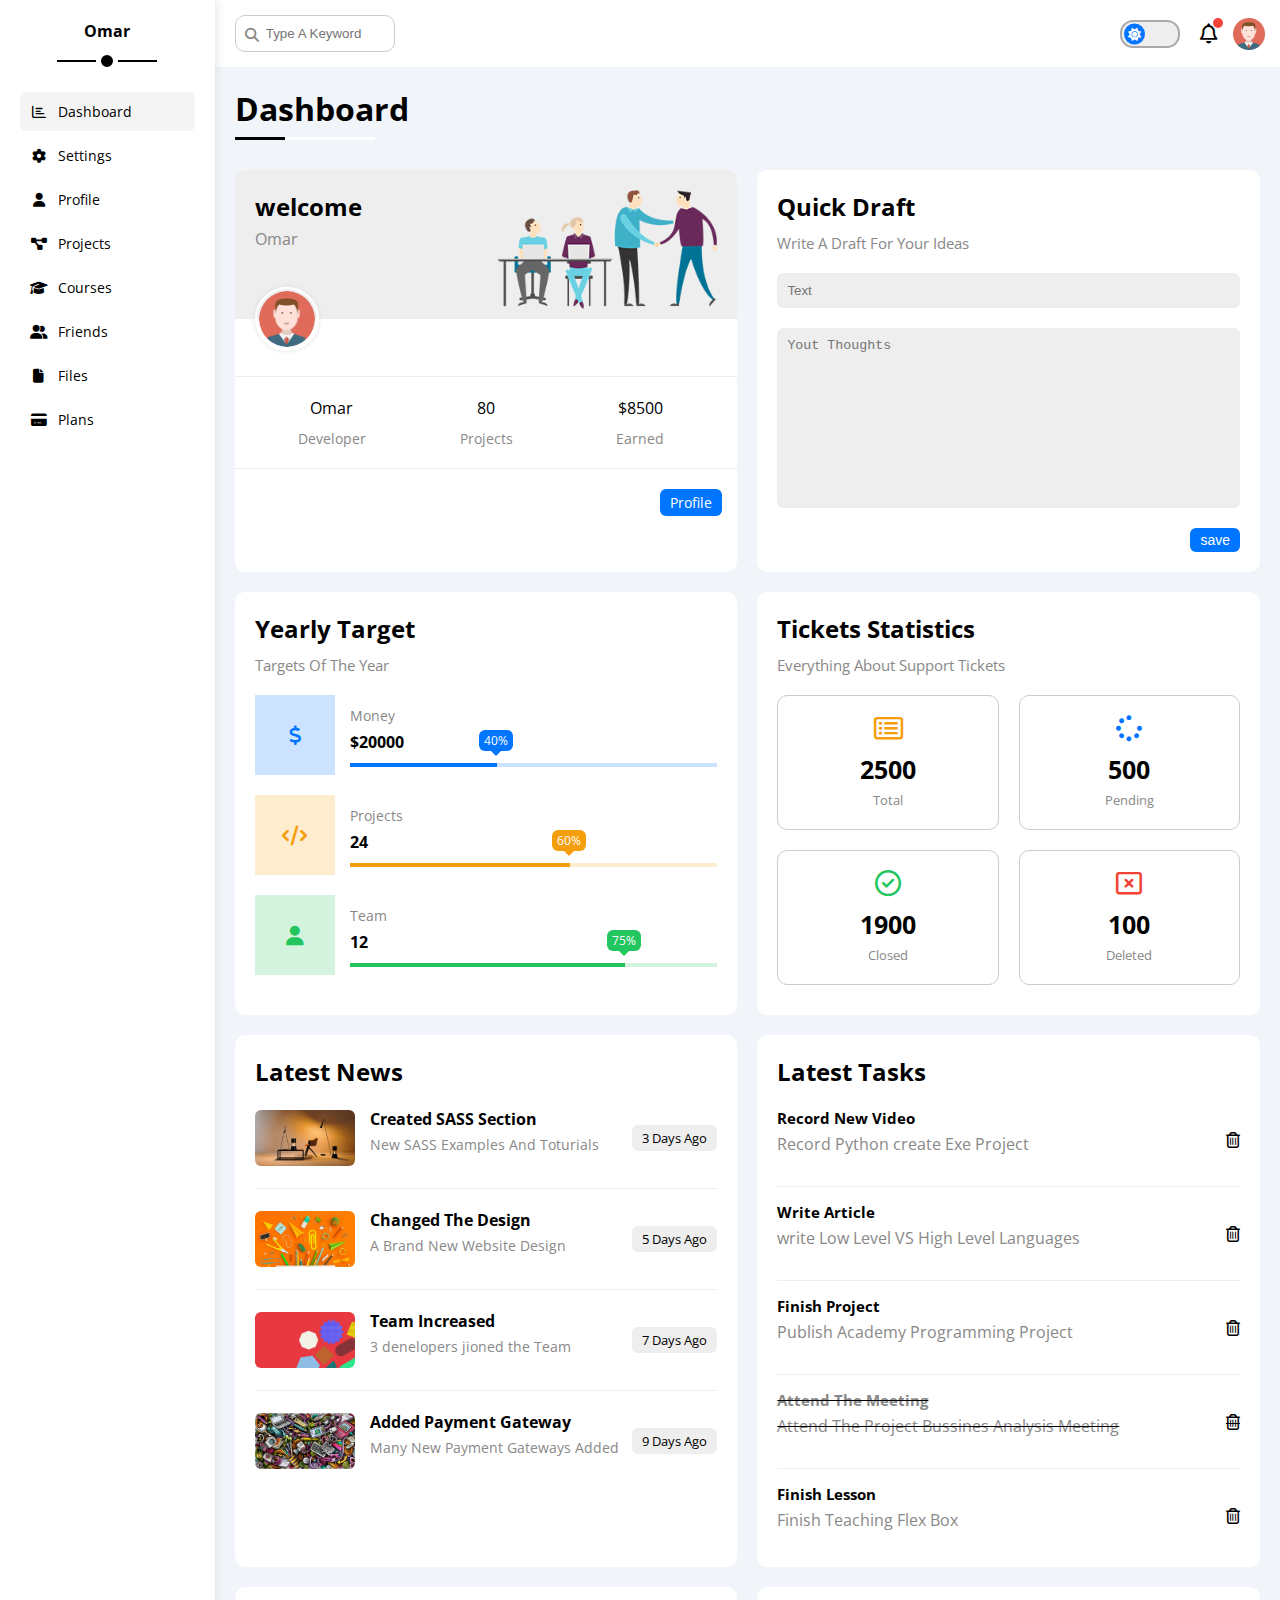
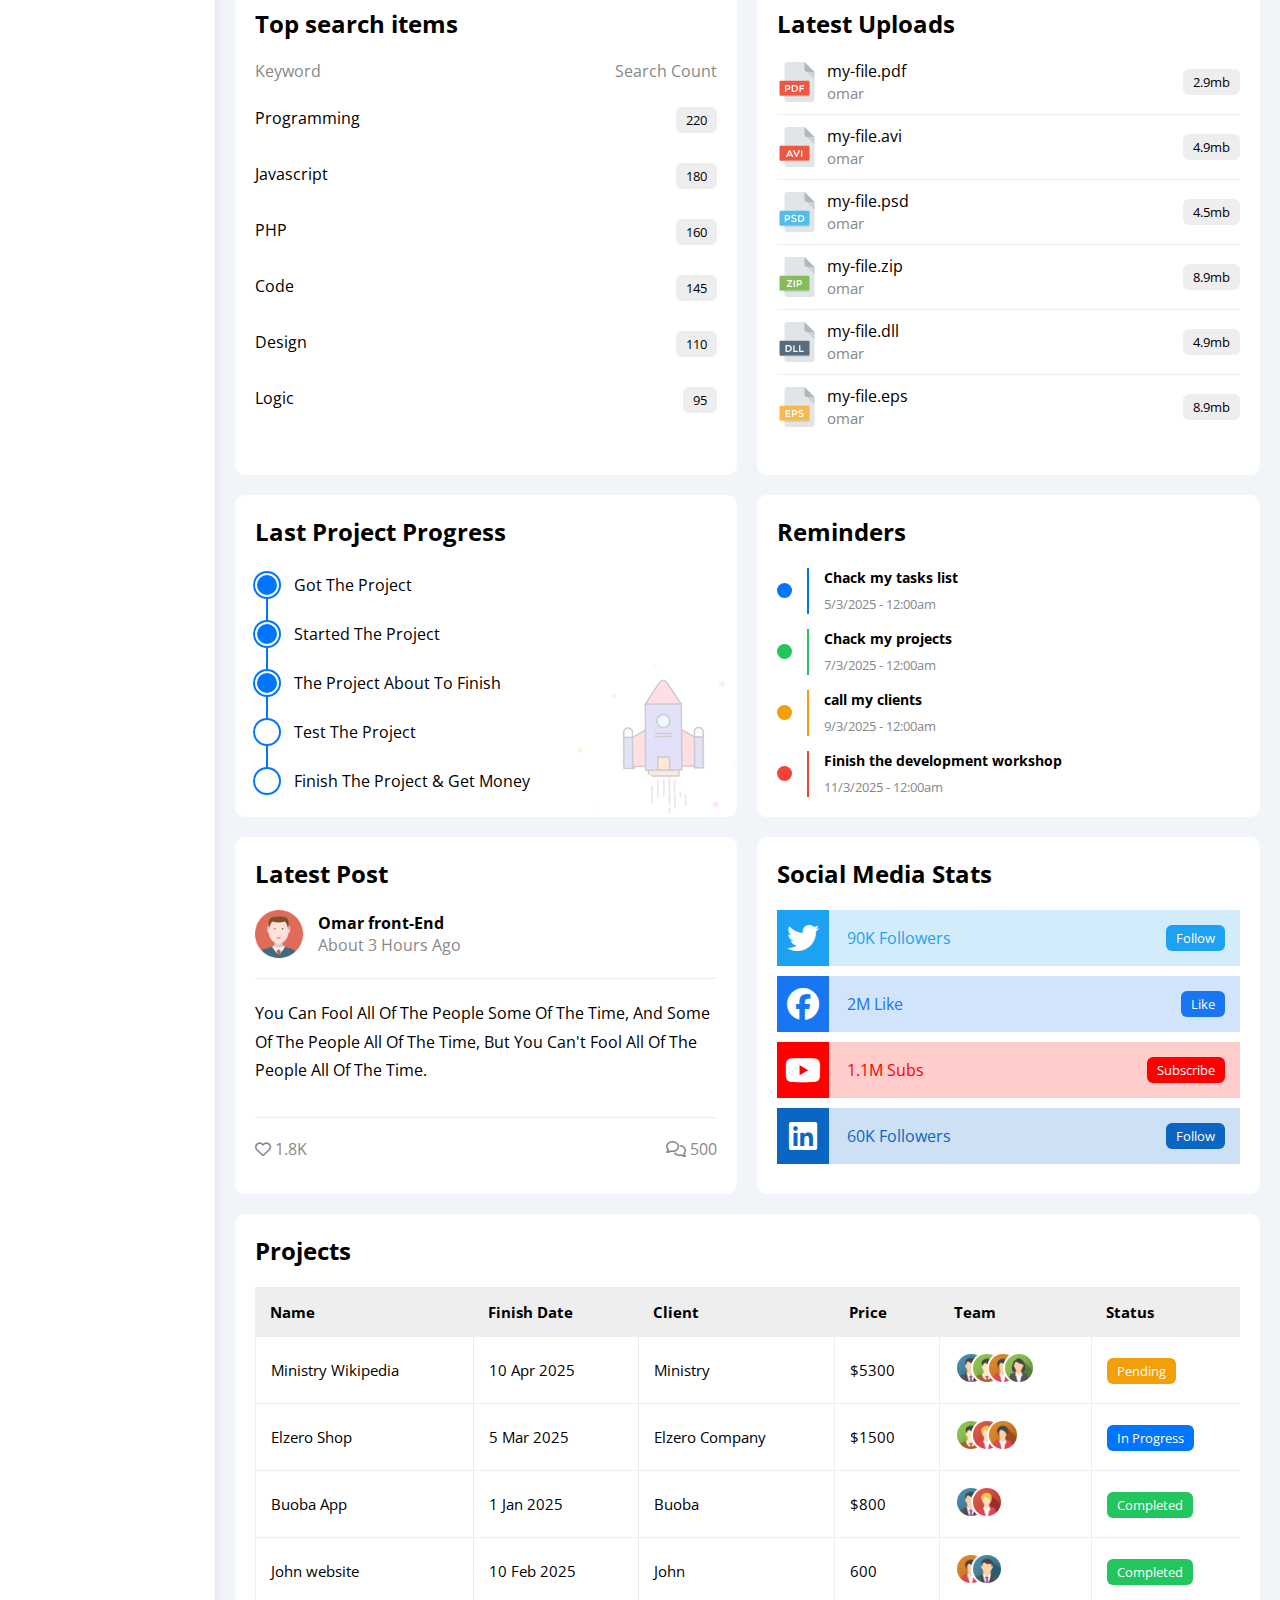
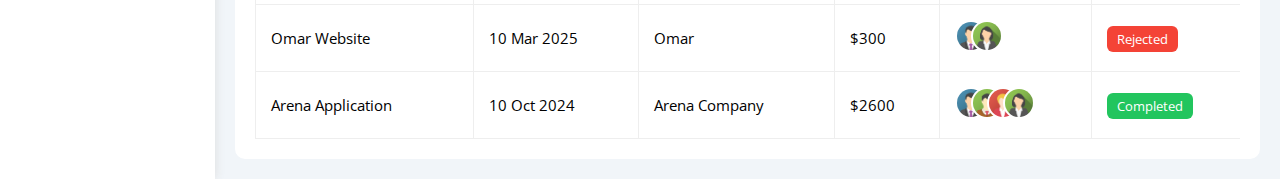
<file: index.html>
<!DOCTYPE html>
<html lang="en">
<head>
  <meta charset="UTF-8">
  <meta name="viewport" content="width=device-width, initial-scale=1.0">
  <link rel="icon" type="image/webp" href="images/icon.webp">
  <title>Dashboard</title>
  
  <!--css-->
  <link href="styles/all.min.css" rel="stylesheet">
  <link href="styles/framework.css" rel="stylesheet">
  <link href="styles/master.css" rel="stylesheet">

  <!--google fonts-->
  <link rel="preconnect" href="https://fonts.googleapis.com">
  <link rel="preconnect" href="https://fonts.gstatic.com" crossorigin>
  <link href="https://fonts.googleapis.com/css2?family=Open+Sans:ital,wght@0,300..800;1,300..800&display=swap" rel="stylesheet">
  
  
</head>
<body>
  <div class="page d-flex">

    <div class="sidebar bg-white p-20 p-relative">
      <h3 class="p-relative mt-0 txt-c c-black">Omar</h3>
      <ul>
        <li>
          <a class="active d-flex align-center fs-14 c-black rad-6 p-10" href="index.html">
            <i class="fa-regular fa-chart-bar fa-fw"></i>
            <span class="hide-mobile">Dashboard</span>
          </a>
        </li>

        <li>
          <a class="d-flex align-center fs-14 c-black rad-6 p-10" href="pages/settings.html">
            <i class="fa-solid fa-gear fa-fw"></i>
            <span class="hide-mobile">Settings</span>
          </a>
        </li>

        <li>
          <a class="d-flex align-center fs-14 c-black rad-6 p-10" href="pages/profile.html">
            <i class="fa-solid fa-user fa-fw"></i>
            <span class="hide-mobile">Profile</span>
          </a>
        </li>

        <li>
          <a class="d-flex align-center fs-14 c-black rad-6 p-10" href="pages/projects.html">
            <i class="fa-solid fa-diagram-project fa-fw"></i>
            <span class="hide-mobile">Projects</span>
          </a>
        </li>

        <li>
          <a class="d-flex align-center fs-14 c-black rad-6 p-10" href="pages/courses.html">
            <i class="fa-solid fa-graduation-cap fa-fw"></i>
            <span class="hide-mobile">Courses</span>
          </a>
        </li>

        <li>
          <a class="d-flex align-center fs-14 c-black rad-6 p-10" href="pages/friends.html">
            <i class="fa-solid fa-user-group fa-fw"></i>
            <span class="hide-mobile">Friends</span>
          </a>
        </li>

        <li>
          <a class="d-flex align-center fs-14 c-black rad-6 p-10" href="pages/files.html">
            <i class="fa-solid fa-file fa-fw"></i>
            <span class="hide-mobile">Files</span>
          </a>
        </li>

        <li>
          <a class="d-flex align-center fs-14 c-black rad-6 p-10" href="pages/plans.html">
            <i class="fa-solid fa-credit-card fa-fw"></i>
            <span class="hide-mobile">Plans</span>
          </a>
        </li>
      </ul>
    </div>
    
    <div class="content w-full">

      <!-- start head  -->
      <div class="head p-15 bg-white between-flex">
        <div class="search p-relative">
          <input class="p-10 " type="search" placeholder="Type A Keyword">
        </div>

        <div class="icons d-flex align-center">
          <div class="dark-light-btn">
            <span></span>
          </div>
          <span class="notification p-relative">
            <i class="fa-regular fa-bell fa-lg"></i>
          </span>
          <img src="images/avatar.png" alt="avatar image">
        </div>
      </div>
      <!-- end head  -->

      <h1 class="p-relative">Dashboard</h1>

      <!-- start wrapper  -->
      <div class="wrapper d-grid gap-20">
        <!-- start welcom widget -->
        <div class="welcome bg-white rad-10 txt-c-mobile block-mobile">
          <div class="intro p-20 d-flex space-between bg-eee">
            <div>
              <h2 class="m-0">welcome</h2>
              <p class="c-grey mt-5">Omar</p>
            </div>
            <img class='hide-mobile' src="images/welcome.png" alt="welcome">
          </div>

          <img src="images/avatar.png" alt="avatar" class="avatar">
          <div class="body txt-c d-flex p-20 mt-20 mb-20 block-mobile">
            <div>Omar <span class="d-block c-grey fs-14 mt-10">Developer</span></div>
            <div>80 <span class="d-block c-grey fs-14 mt-10">Projects</span></div>
            <div>$8500 <span class="d-block c-grey fs-14 mt-10">Earned</span></div>
          </div>

          <a href="pages/profile.html" class="visit d-block fs-14 bg-blue c-white w-fit btn-shape">Profile</a>
        </div>
        <!-- end welcome widget -->
        <!-- start quick draft widget  -->
        <div class="quick-draft p-20 bg-white rad-10">
          <h2 class="mt-0 mb-10">Quick Draft</h2>
          <p class="mt-0 mb-20 fs-15 c-grey">Write A Draft For Your Ideas</p>
          <form>
            <input class='d-block mb-20 w-full p-10 b-none bg-eee rad-6' type="text" placeholder="Text">
            <textarea  class="d-block mb-20 w-full p-10 b-none bg-eee rad-6" placeholder="Yout Thoughts"></textarea>
            <input type="submit" value="save" class="save d-block fs-14 bg-blue c-white b-none w-fit btn-shape">
          </form>
        </div>
        <!-- end quick draft widget  -->
        <!-- start target -->
        <div class="targets p-20 bg-white rad-10">

          <h2 class="mt-0 mb-10 ">Yearly Target</h2>
          <p class="mt-0 mb-20 c-grey fs-15">Targets Of The Year</p>

          <div class="target-row mb-20 blue d-flex align-center">
            <div class="icon center-flex">
              <i class="fa-solid fa-dollar-sign fa-lg c-blue"></i>
            </div>

            <div class="details">
              <span class="fs-14 c-grey">Money</span>
              <span class="d-block mt-5 mb-10 fw-bold">$20000</span>
              <div class="progress p-relative">
                <span class="bg-blue blue" style="width:40%">
                  <span class="bg-blue">40%</span>
                </span>
              </div>
            </div>
          </div>

          <div class="target-row mb-20 orange d-flex align-center">
            <div class="icon center-flex">
              <i class="fa-solid fa-code fa-lg c-orange"></i>
            </div>

            <div class="details">
              <span class="fs-14 c-grey">Projects</span>
              <span class="d-block mt-5 mb-10 fw-bold">24</span>
              <div class="progress p-relative">
                <span class="bg-orange orange" style="width:60%">
                  <span class="bg-orange">60%</span>
                </span>
              </div>
            </div>
          </div>

          <div class="target-row mb-20 green d-flex align-center">
            <div class="icon center-flex">
              <i class="fa-solid fa-user fa-lg c-green"></i>
            </div>

            <div class="details">
              <span class="fs-14 c-grey">Team</span>
              <span class="d-block mt-5 mb-10 fw-bold">12</span>
              <div class="progress p-relative">
                <span class="bg-green green" style="width:75%">
                  <span class="bg-green">75%</span>
                </span>
              </div>
            </div>
          </div>

        </div>
        <!-- end target -->

        <!-- start ticket wwidget -->
        <div class="tickets p-20 bg-white rad-10">

          <h2 class="mt-0 mb-10 ">Tickets Statistics</h2>
          <p class="mt-0 mb-20 c-grey fs-15">Everything About Support Tickets</p>

          <div class="d-flex txt-c gap-20 f-wrap ">
            <div class="box p-20 rad-10 fs-13 c-grey">
              <i class="fa-regular fa-rectangle-list fa-2x mb-10 c-orange"></i>
              <span class="d-block c-black fw-bold fs-25 mb-5">2500</span>
              Total
            </div>

            <div class="box p-20 rad-10 fs-13 c-grey">
              <i class="fa-solid fa-spinner fa-2x mb-10 c-blue"></i>
              <span class="d-block c-black fw-bold fs-25 mb-5">500</span>
              Pending
            </div>

            <div class="box p-20 rad-10 fs-13 c-grey">
              <i class="fa-regular fa-circle-check fa-2x mb-10 c-green"></i>
              <span class="d-block c-black fw-bold fs-25 mb-5">1900</span>
              Closed
            </div>

            <div class="box p-20 rad-10 fs-13 c-grey">
              <i class="fa-regular fa-rectangle-xmark fa-2x mb-10 c-red"></i>
              <span class="d-block c-black fw-bold fs-25 mb-5">100</span>
              Deleted
            </div>
          </div>


        </div>
        <!-- end ticket widget  -->

        <!-- start latest news -->
        <div class="latest-news p-20 bg-white rad-10 txt-c-mobile">
          <h2 class="mt-0 mb-20">Latest News</h2>

          <div class="news-row d-flex align-center">
            <img src="images/news-01.png" alt="">
            <div class="info">
              <h3>Created SASS Section</h3>
              <p class="mt-0 fs-14 c-grey">New SASS Examples And Toturials</p>
            </div>
            <div class="btn-shape bg-eee fs-13 label">3 Days Ago</div>
          </div>

          <div class="news-row d-flex align-center">
            <img src="images/news-02.png" alt="">
            <div class="info">
              <h3>Changed The Design</h3>
              <p class="mt-0 fs-14 c-grey">A Brand New Website Design</p>
            </div>
            <div class="btn-shape bg-eee fs-13 label">5 Days Ago</div>
          </div>

          <div class="news-row d-flex align-center">
            <img src="images/news-03.png" alt="">
            <div class="info">
              <h3>Team Increased</h3>
              <p class="mt-0 fs-14 c-grey">3 denelopers jioned the Team</p>
            </div>
            <div class="btn-shape bg-eee fs-13 label">7 Days Ago</div>
          </div>

          <div class="news-row d-flex align-center">
            <img src="images/news-04.png" alt="">
            <div class="info">
              <h3>Added Payment Gateway</h3>
              <p class="mt-0 fs-14 c-grey">Many New Payment Gateways Added</p>
            </div>
            <div class="btn-shape bg-eee fs-13 label">9 Days Ago</div>
          </div>

        </div>
        <!-- end latest news  -->

        <!-- start latest tasks -->
        <div class="tasks p-20 bg-white rad-10 ">
          <h2 class="mt-0 mb-20">Latest Tasks</h2>

          <div class="task-row between-flex">
            <div class="info">
              <h3 class="mb-5 mt-0 fs-15">Record New Video</h3>
              <p class="mt-0 c-grey">Record Python create Exe Project</p>
            </div>

            <i class="fa-regular fa-trash-can delete"></i>
          </div>

          <div class="task-row between-flex">
            <div class="info">
              <h3 class="mb-5 mt-0 fs-15">Write Article</h3>
              <p class="mt-0 c-grey">write Low Level VS High Level Languages</p>
            </div>

            <i class="fa-regular fa-trash-can delete"></i>
          </div>

          <div class="task-row between-flex">
            <div class="info">
              <h3 class="mb-5 mt-0 fs-15">Finish Project</h3>
              <p class="mt-0 c-grey">Publish Academy Programming Project</p>
            </div>

            <i class="fa-regular fa-trash-can delete"></i>
          </div>

          <div class="task-row between-flex done">
            <div class="info">
              <h3 class="mb-5 mt-0 fs-15 c-grey">Attend The Meeting</h3>
              <p class="mt-0 c-grey">Attend The Project Bussines Analysis Meeting</p>
            </div>

            <i class="fa-regular fa-trash-can delete"></i>
          </div>

          <div class="task-row between-flex">
            <div class="info">
              <h3 class="mb-5 mt-0 fs-15">Finish Lesson</h3>
              <p class="mt-0 c-grey">Finish Teaching Flex Box</p>
            </div>

            <i class="fa-regular fa-trash-can delete"></i>
          </div>

        </div>
        <!-- end latest tasks  -->

        <!-- start top search items -->
        <div class="search-items p-20 bg-white rad-10">
          <h2 class="mt-0 mb-20">Top search items</h3>
          <div class="items-head d-flex space-between c-grey mb-10">
            <div>Keyword</div>
            <div>Search Count</div>
          </div>

          <div class="items d-flex space-between pt-15 pb-15">
            <span>Programming</span>
            <span class="bg-eee fs-13 btn-shape">220</span>
          </div>

          <div class="items d-flex space-between pt-15 pb-15">
            <span>Javascript</span>
            <span class="bg-eee fs-13 btn-shape">180</span>
          </div>

          <div class="items d-flex space-between pt-15 pb-15">
            <span>PHP</span>
            <span class="bg-eee fs-13 btn-shape">160</span>
          </div>

          <div class="items d-flex space-between pt-15 pb-15">
            <span>Code</span>
            <span class="bg-eee fs-13 btn-shape">145</span>
          </div>

          <div class="items d-flex space-between pt-15 pb-15">
            <span>Design</span>
            <span class="bg-eee fs-13 btn-shape">110</span>
          </div>

          <div class="items d-flex space-between pt-15 pb-15">
            <span>Logic</span>
            <span class="bg-eee fs-13 btn-shape">95</span>
          </div>

        </div>
        <!-- end top search items -->

        <!-- start latest uploads -->
        <div class="latest-uploads p-20 bg-white rad-10">
          <h2 class="mt-0 mb-20">Latest Uploads</h2>
          <ul>

            <li class="between-flex pb-10 mb-10 ">
              <div class="d-flex align-center">
                <img class="mr-10" src="images/pdf.svg" alt="">
                <div>
                  <span class="d-block">my-file.pdf</span>
                  <span class="fs-15 c-grey">omar</span>
                </div>
              </div>
              <div class="bg-eee btn-shape fs-13">2.9mb</div>
            </li>


            <li class="between-flex pb-10 mb-10 ">
              <div class="d-flex align-center">
                <img class="mr-10" src="images/avi.svg" alt="">
                <div>
                  <span class="d-block">my-file.avi</span>
                  <span class="fs-15 c-grey">omar</span>
                </div>
              </div>
              <div class="bg-eee btn-shape fs-13">4.9mb</div>
            </li>


            <li class="between-flex pb-10 mb-10 ">
              <div class="d-flex align-center">
                <img class="mr-10" src="images/psd.svg" alt="">
                <div>
                  <span class="d-block">my-file.psd</span>
                  <span class="fs-15 c-grey">omar</span>
                </div>
              </div>
              <div class="bg-eee btn-shape fs-13">4.5mb</div>
            </li>


            <li class="between-flex pb-10 mb-10 ">
              <div class="d-flex align-center">
                <img class="mr-10" src="images/zip.svg" alt="">
                <div>
                  <span class="d-block">my-file.zip</span>
                  <span class="fs-15 c-grey">omar</span>
                </div>
              </div>
              <div class="bg-eee btn-shape fs-13">8.9mb</div>
            </li>


            <li class="between-flex pb-10 mb-10 ">
              <div class="d-flex align-center">
                <img class="mr-10" src="images/dll.svg" alt="">
                <div>
                  <span class="d-block">my-file.dll</span>
                  <span class="fs-15 c-grey">omar</span>
                </div>
              </div>
              <div class="bg-eee btn-shape fs-13">4.9mb</div>
            </li>


            <li class="between-flex pb-10 mb-10 ">
              <div class="d-flex align-center">
                <img class="mr-10" src="images/eps.svg" alt="">
                <div>
                  <span class="d-block">my-file.eps</span>
                  <span class="fs-15 c-grey">omar</span>
                </div>
              </div>
              <div class="bg-eee btn-shape fs-13">8.9mb</div>
            </li>

          </ul>
        </div>
        <!-- end latest uploads  -->

        <!-- start last project progress  -->
        <div class="last-project p-20 bg-white rad-10 p-relative">
          <h2 class="mt-0 mb-20">Last Project Progress</h2>

          <ul class="m-0 p-relative">
            <li class="mt-25 d-flex align-center done">Got The Project</li>
            <li class="mt-25 d-flex align-center done">Started The Project</li>
            <li class="mt-25 d-flex align-center done">The Project About To Finish</li>
            <li class="mt-25 d-flex align-center current">Test The Project</li>
            <li class="mt-25 d-flex align-center">Finish The Project & Get Money</li>
          </ul>

          <img class="launch-icon hide-mobile" src="images/project.png" alt="">
        </div>
        <!-- end last project progress  -->

        <!-- start reminders -->
        <div class="reminders p-20 bg-white rad-10 p-relative">
          <h2 class="mt-0 mb-25">Reminders</h2>
          <ul class="m-0">
            <li class="d-flex align-center mt-15">
              <span class="key bg-blue mr-15 d-block rad-half"></span>
              <div class="pl-15 blue">
                <p class="fs-14 fw-bold mt-0 mb-5">Chack my tasks list</p>
                <span class="fs-13 c-grey">5/3/2025 - 12:00am</span>
              </div>
            </li>

            <li class="d-flex align-center mt-15">
              <span class="key bg-green mr-15 d-block rad-half"></span>
              <div class="pl-15 green">
                <p class="fs-14 fw-bold mt-0 mb-5">Chack my projects</p>
                <span class="fs-13 c-grey">7/3/2025 - 12:00am</span>
              </div>
            </li>

            <li class="d-flex align-center mt-15">
              <span class="key bg-orange mr-15 d-block rad-half"></span>
              <div class="pl-15 orange">
                <p class="fs-14 fw-bold mt-0 mb-5">call my clients</p>
                <span class="fs-13 c-grey">9/3/2025 - 12:00am</span>
              </div>
            </li>

            <li class="d-flex align-center mt-15">
              <span class="key bg-red mr-15 d-block rad-half"></span>
              <div class="pl-15 red">
                <p class="fs-14 fw-bold mt-0 mb-5">Finish the development workshop</p>
                <span class="fs-13 c-grey">11/3/2025 - 12:00am</span>
              </div>
            </li>
          </ul>
        </div>
        <!-- end reminders  -->

        <!-- start latest post  -->
        <div class="latest-post p-20 bg-white rad-10 p-relative">
          <h2 class="mt-0 mb-25">Latest Post</h2>
          <div class="top d-flex align-center">
            <img  class="avatar mr-15" src="images/avatar.png" alt="">
            <div class="info">
              <span class="d-block mr-5 fw-bold">Omar front-End</span>
              <span class="c-grey">About 3 Hours Ago</span>
            </div>
          </div>

          <div class="post-content txt-c-mobile pt-20 pb-20 mt-20 mb-20">
            You can fool all of the people some of the time, and some of the people all of the time, but you can't fool all of the people all of the time.
          </div>

          <div class="post-stats c-grey between-flex">
            <div>
              <i class="fa-regular fa-heart"></i>
              <span>1.8K</span>
            </div>

            <div>
              <i class="fa-regular fa-comments"></i>
              <span>500</span>
            </div>
          </div>
        </div>
        <!-- end latest post  -->

        <!-- start social media widget  -->
        <div class="social-media p-20 bg-white rad-10 p-relative">
          <h2 class="mt-0 mb-25">Social Media Stats</h2>

          <div class="box twitter p-15 p-relative mb-10 between-flex">
            <i class="fa-brands fa-twitter fa-2x h-full center-flex c-white"></i>
            <span>90K Followers</span>
            <a class="fs-13 c-white btn-shape" href="https://twitter.com">Follow</a>
          </div>

          <div class="box facebook p-15 p-relative mb-10 between-flex">
            <i class="fa-brands fa-facebook fa-2x h-full center-flex c-white" ></i>
            <span>2M Like</span>
            <a class="fs-13 c-white btn-shape" href="https://facebook.com">Like</a>
          </div>

          <div class="box youtube p-15 p-relative mb-10 between-flex">
            <i class="fa-brands fa-youtube fa-2x h-full center-flex c-white"></i>
            <span>1.1M  Subs</span>
            <a class="fs-13 c-white btn-shape" href="https://youtube.com">Subscribe</a>
          </div>

          <div class="box linkedin p-15 p-relative mb-10 between-flex">
            <i class="fa-brands fa-linkedin fa-2x h-full center-flex c-white"></i>
            <span>60K Followers</span>
            <a class="fs-13 c-white btn-shape" href="https://linkedin.com">Follow</a>
          </div>

        </div>
        <!-- end social media widget  -->
      </div>
      <!-- end wrapper  -->

      <!-- Start projects table  -->
      <div class="projects p-20 bg-white rad-10 m-20">
        <h2 class="mt-0 mb-20">Projects</h2>
        <div class="responsive-table">
          <table class="fs-15 w-full">
            <thead>
              <tr>
                <td>Name</td>
                <td>Finish Date</td>
                <td>Client</td>
                <td>Price</td>
                <td>Team</td>
                <td>Status</td>
              </tr>
            </thead>

            <tbody>
              <tr>
                <td>Ministry Wikipedia</td>
                <td>10 Apr 2025</td>
                <td>Ministry</td>
                <td>$5300</td>
                <td>
                  <img src="images/team-01.png" alt="">
                  <img src="images/team-03.png" alt="">
                  <img src="images/team-04.png" alt="">
                  <img src="images/team-02.png" alt="">
                </td>
                <td>
                  <span class="label bg-orange c-white btn-shape">Pending</span>
                </td>
              </tr>


              <tr>
                <td>Elzero Shop</td>
                <td>5 Mar 2025</td>
                <td>Elzero Company</td>
                <td>$1500</td>
                <td>
                  <img src="images/team-03.png" alt="">
                  <img src="images/team-05.png" alt="">
                  <img src="images/team-04.png" alt="">
                </td>
                <td>
                  <span class="label bg-blue c-white btn-shape">In Progress</span>
                </td>
              </tr>


              <tr>
                <td>Buoba App</td>
                <td>1 Jan 2025</td>
                <td>Buoba</td>
                <td>$800</td>
                <td>
                  <img src="images/team-01.png" alt="">
                  <img src="images/team-05.png" alt="">
                </td>
                <td>
                  <span class="label bg-green c-white btn-shape">Completed</span>
                </td>
              </tr>


              <tr>
                <td>John website</td>
                <td>10 Feb 2025</td>
                <td>John</td>
                <td>600</td>
                <td>
                  <img src="images/team-04.png" alt="">
                  <img src="images/team-01.png" alt="">
                </td>
                <td>
                  <span class="label bg-green c-white btn-shape">Completed</span>
                </td>
              </tr>


              <tr>
                <td>Omar Website</td>
                <td>10 Mar 2025</td>
                <td>Omar</td>
                <td>$300</td>
                <td>
                  <img src="images/team-01.png" alt="">
                  <img src="images/team-02.png" alt="">
                </td>
                <td>
                  <span class="label bg-red c-white btn-shape">Rejected</span>
                </td>
              </tr>


              <tr>
                <td>Arena Application</td>
                <td>10 Oct 2024</td>
                <td>Arena Company</td>
                <td>$2600</td>
                <td>
                  <img src="images/team-01.png" alt="">
                  <img src="images/team-03.png" alt="">
                  <img src="images/team-05.png" alt="">
                  <img src="images/team-02.png" alt="">
                </td>
                <td>
                  <span class="label bg-green c-white btn-shape">Completed</span>
                </td>
              </tr>

            </tbody>
          </table>
        </div>
      </div>
      <!-- end projects table  -->

    </div>
  </div>
  
  <script src="scripts/data/darkmode.js" type="module"></script>
</body>
</html>
</file>
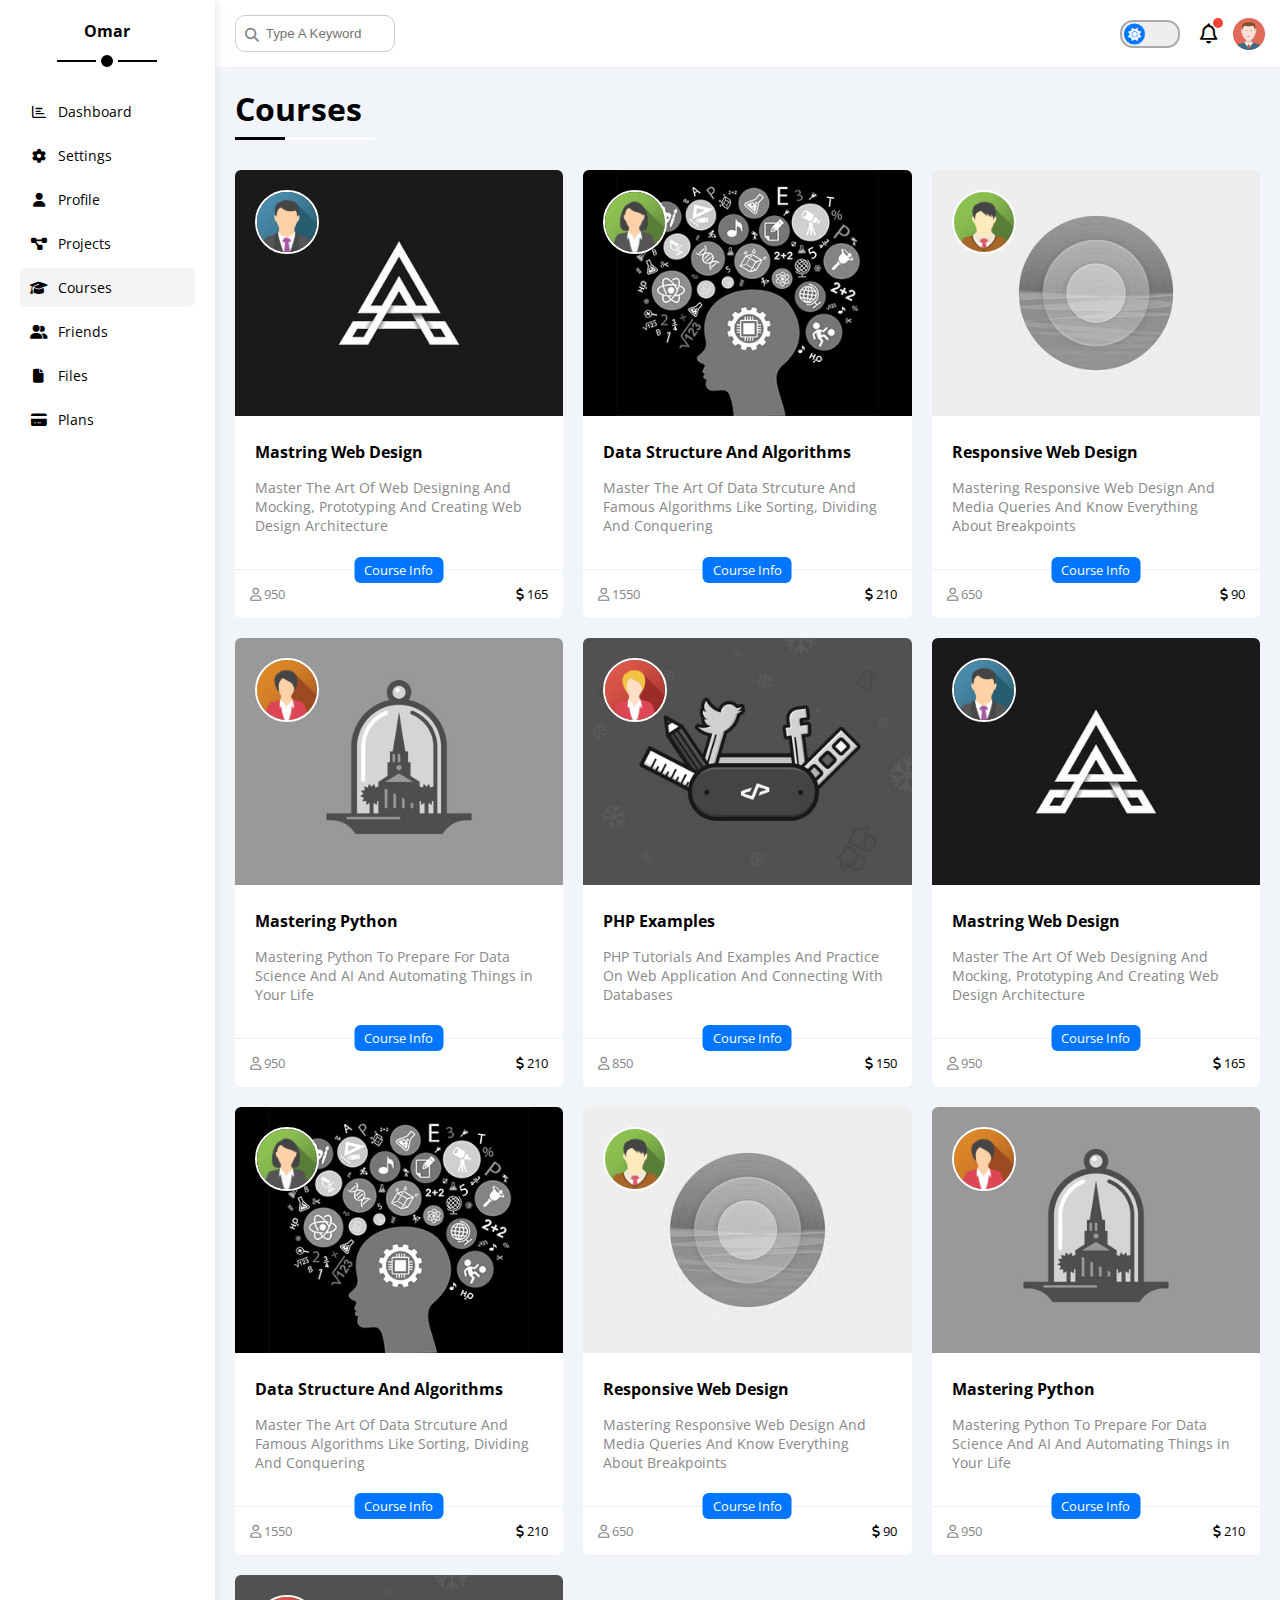
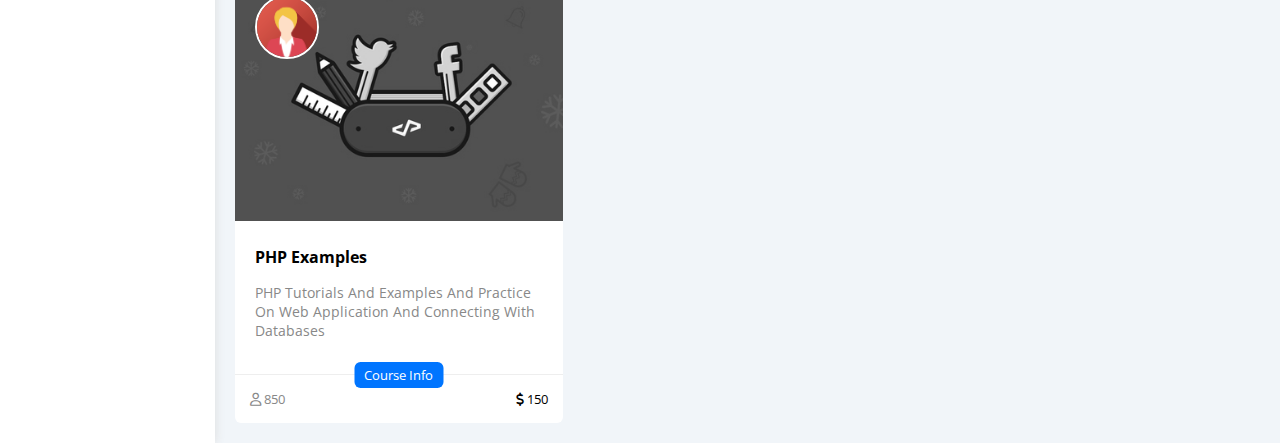
<file: pages/courses.html>
<!DOCTYPE html>
<html lang="en">
<head>
  <meta charset="UTF-8">
  <meta name="viewport" content="width=device-width, initial-scale=1.0">
  <link rel="icon" type="image/webp" href="../images/icon.webp">
  <title>Courses</title>
  
  <!--css-->
  <link href="../styles/all.min.css" rel="stylesheet">
  <link href="../styles/framework.css" rel="stylesheet">
  <link href="../styles/master.css" rel="stylesheet">

  <!--google fonts-->
  <link rel="preconnect" href="https://fonts.googleapis.com">
  <link rel="preconnect" href="https://fonts.gstatic.com" crossorigin>
  <link href="https://fonts.googleapis.com/css2?family=Open+Sans:ital,wght@0,300..800;1,300..800&display=swap" rel="stylesheet">
  
  
</head>
<body>
  <div class="page d-flex">

    <div class="sidebar bg-white p-20 p-relative">
      <h3 class="p-relative mt-0 txt-c">Omar</h3>
      <ul>
        <li>
          <a class="d-flex align-center fs-14 c-black rad-6 p-10" href="../index.html">
            <i class="fa-regular fa-chart-bar fa-fw"></i>
            <span class="hide-mobile">Dashboard</span>
          </a>
        </li>

        <li>
          <a class="d-flex align-center fs-14 c-black rad-6 p-10" href="settings.html">
            <i class="fa-solid fa-gear fa-fw"></i>
            <span class="hide-mobile">Settings</span>
          </a>
        </li>

        <li>
          <a class="d-flex align-center fs-14 c-black rad-6 p-10" href="profile.html">
            <i class="fa-solid fa-user fa-fw"></i>
            <span class="hide-mobile">Profile</span>
          </a>
        </li>

        <li>
          <a class="d-flex align-center fs-14 c-black rad-6 p-10" href="projects.html">
            <i class="fa-solid fa-diagram-project fa-fw"></i>
            <span class="hide-mobile">Projects</span>
          </a>
        </li>

        <li>
          <a class="active d-flex align-center fs-14 c-black rad-6 p-10" href="courses.html">
            <i class="fa-solid fa-graduation-cap fa-fw"></i>
            <span class="hide-mobile">Courses</span>
          </a>
        </li>

        <li>
          <a class="d-flex align-center fs-14 c-black rad-6 p-10" href="friends.html">
            <i class="fa-solid fa-user-group fa-fw"></i>
            <span class="hide-mobile">Friends</span>
          </a>
        </li>

        <li>
          <a class="d-flex align-center fs-14 c-black rad-6 p-10" href="files.html">
            <i class="fa-solid fa-file fa-fw"></i>
            <span class="hide-mobile">Files</span>
          </a>
        </li>

        <li>
          <a class="d-flex align-center fs-14 c-black rad-6 p-10" href="plans.html">
            <i class="fa-solid fa-credit-card fa-fw"></i>
            <span class="hide-mobile">Plans</span>
          </a>
        </li>
      </ul>
    </div>
    
    <div class="content w-full">

      <!-- start head  -->
      <div class="head p-15 bg-white between-flex">
        <div class="search p-relative">
          <input class="p-10 " type="search" placeholder="Type A Keyword">
        </div>

        <div class="icons d-flex align-center">
          <div class="dark-light-btn">
            <span></span>
          </div>
          <span class="notification p-relative">
            <i class="fa-regular fa-bell fa-lg"></i>
          </span>
          <img src="../images/avatar.png" alt="avatar image">
        </div>
      </div>
      <!-- end head  -->

      <h1 class="p-relative">Courses</h1>
      <div class="courses-page d-grid gap-20 m-20">

        <div class="course bg-white rad-6 p-relative">
          <img class="cover" src="../images/course-01.jpg" alt="">
          <img class="instructor" src="../images/team-01.png" alt="">
          <div class="p-20">
            <h4 class="m-0">Mastring Web Design</h4>
            <p class="description c-grey mt-15 fs-14">Master The Art Of Web Designing And Mocking, Prototyping And Creating Web Design Architecture</p>
          </div>
          <div class="info p-15 p-relative between-flex fs-13">
            <span class="title bg-blue c-white btn-shape">Course Info</span>
            <span class="c-grey">
              <i class="fa-regular fa-user"></i>
              950
            </span>
            <span>
              <i class="fa-solid fa-dollar-sign"></i>
              165
            </span>
          </div>
        </div>

        <div class="course bg-white rad-6 p-relative">
          <img class="cover" src="../images/course-02.jpg" alt="">
          <img class="instructor" src="../images/team-02.png" alt="">
          <div class="p-20">
            <h4 class="m-0">Data Structure And Algorithms</h4>
            <p class="description c-grey mt-15 fs-14">Master The Art Of Data Strcuture And Famous Algorithms Like Sorting, Dividing And Conquering</p>
          </div>
          <div class="info p-15 p-relative between-flex fs-13">
            <span class="title bg-blue c-white btn-shape">Course Info</span>
            <span class="c-grey">
              <i class="fa-regular fa-user"></i>
              1550
            </span>
            <span>
              <i class="fa-solid fa-dollar-sign"></i>
              210
            </span>
          </div>
        </div>

        <div class="course bg-white rad-6 p-relative">
          <img class="cover" src="../images/course-03.jpg" alt="">
          <img class="instructor" src="../images/team-03.png" alt="">
          <div class="p-20">
            <h4 class="m-0">Responsive Web Design</h4>
            <p class="description c-grey mt-15 fs-14">Mastering Responsive Web Design And Media Queries And Know Everything About Breakpoints</p>
          </div>
          <div class="info p-15 p-relative between-flex fs-13">
            <span class="title bg-blue c-white btn-shape">Course Info</span>
            <span class="c-grey">
              <i class="fa-regular fa-user"></i>
              650
            </span>
            <span>
              <i class="fa-solid fa-dollar-sign"></i>
              90
            </span>
          </div>
        </div>

        <div class="course bg-white rad-6 p-relative">
          <img class="cover" src="../images/course-04.jpg" alt="">
          <img class="instructor" src="../images/team-04.png" alt="">
          <div class="p-20">
            <h4 class="m-0">Mastering Python</h4>
            <p class="description c-grey mt-15 fs-14">Mastering Python To Prepare For Data Science And AI And Automating Things in Your Life</p>
          </div>
          <div class="info p-15 p-relative between-flex fs-13">
            <span class="title bg-blue c-white btn-shape">Course Info</span>
            <span class="c-grey">
              <i class="fa-regular fa-user"></i>
              950
            </span>
            <span>
              <i class="fa-solid fa-dollar-sign"></i>
              210
            </span>
          </div>
        </div>

        <div class="course bg-white rad-6 p-relative">
          <img class="cover" src="../images/course-05.jpg" alt="">
          <img class="instructor" src="../images/team-05.png" alt="">
          <div class="p-20">
            <h4 class="m-0">PHP Examples</h4>
            <p class="description c-grey mt-15 fs-14">PHP Tutorials And Examples And Practice On Web Application And Connecting With Databases</p>
          </div>
          <div class="info p-15 p-relative between-flex fs-13">
            <span class="title bg-blue c-white btn-shape">Course Info</span>
            <span class="c-grey">
              <i class="fa-regular fa-user"></i>
              850
            </span>
            <span>
              <i class="fa-solid fa-dollar-sign"></i>
              150
            </span>
          </div>
        </div>

        <div class="course bg-white rad-6 p-relative">
          <img class="cover" src="../images/course-01.jpg" alt="">
          <img class="instructor" src="../images/team-01.png" alt="">
          <div class="p-20">
            <h4 class="m-0">Mastring Web Design</h4>
            <p class="description c-grey mt-15 fs-14">Master The Art Of Web Designing And Mocking, Prototyping And Creating Web Design Architecture</p>
          </div>
          <div class="info p-15 p-relative between-flex fs-13">
            <span class="title bg-blue c-white btn-shape">Course Info</span>
            <span class="c-grey">
              <i class="fa-regular fa-user"></i>
              950
            </span>
            <span>
              <i class="fa-solid fa-dollar-sign"></i>
              165
            </span>
          </div>
        </div>

        <div class="course bg-white rad-6 p-relative">
          <img class="cover" src="../images/course-02.jpg" alt="">
          <img class="instructor" src="../images/team-02.png" alt="">
          <div class="p-20">
            <h4 class="m-0">Data Structure And Algorithms</h4>
            <p class="description c-grey mt-15 fs-14">Master The Art Of Data Strcuture And Famous Algorithms Like Sorting, Dividing And Conquering</p>
          </div>
          <div class="info p-15 p-relative between-flex fs-13">
            <span class="title bg-blue c-white btn-shape">Course Info</span>
            <span class="c-grey">
              <i class="fa-regular fa-user"></i>
              1550
            </span>
            <span>
              <i class="fa-solid fa-dollar-sign"></i>
              210
            </span>
          </div>
        </div>

        <div class="course bg-white rad-6 p-relative">
          <img class="cover" src="../images/course-03.jpg" alt="">
          <img class="instructor" src="../images/team-03.png" alt="">
          <div class="p-20">
            <h4 class="m-0">Responsive Web Design</h4>
            <p class="description c-grey mt-15 fs-14">Mastering Responsive Web Design And Media Queries And Know Everything About Breakpoints</p>
          </div>
          <div class="info p-15 p-relative between-flex fs-13">
            <span class="title bg-blue c-white btn-shape">Course Info</span>
            <span class="c-grey">
              <i class="fa-regular fa-user"></i>
              650
            </span>
            <span>
              <i class="fa-solid fa-dollar-sign"></i>
              90
            </span>
          </div>
        </div>

        <div class="course bg-white rad-6 p-relative">
          <img class="cover" src="../images/course-04.jpg" alt="">
          <img class="instructor" src="../images/team-04.png" alt="">
          <div class="p-20">
            <h4 class="m-0">Mastering Python</h4>
            <p class="description c-grey mt-15 fs-14">Mastering Python To Prepare For Data Science And AI And Automating Things in Your Life</p>
          </div>
          <div class="info p-15 p-relative between-flex fs-13">
            <span class="title bg-blue c-white btn-shape">Course Info</span>
            <span class="c-grey">
              <i class="fa-regular fa-user"></i>
              950
            </span>
            <span>
              <i class="fa-solid fa-dollar-sign"></i>
              210
            </span>
          </div>
        </div>

        <div class="course bg-white rad-6 p-relative">
          <img class="cover" src="../images/course-05.jpg" alt="">
          <img class="instructor" src="../images/team-05.png" alt="">
          <div class="p-20">
            <h4 class="m-0">PHP Examples</h4>
            <p class="description c-grey mt-15 fs-14">PHP Tutorials And Examples And Practice On Web Application And Connecting With Databases</p>
          </div>
          <div class="info p-15 p-relative between-flex fs-13">
            <span class="title bg-blue c-white btn-shape">Course Info</span>
            <span class="c-grey">
              <i class="fa-regular fa-user"></i>
              850
            </span>
            <span>
              <i class="fa-solid fa-dollar-sign"></i>
              150
            </span>
          </div>
        </div>
        
      </div>
    </div>
  </div>

  <script src="../scripts/data/darkmode.js" type="module"></script>
  
</body>
</html>
</file>
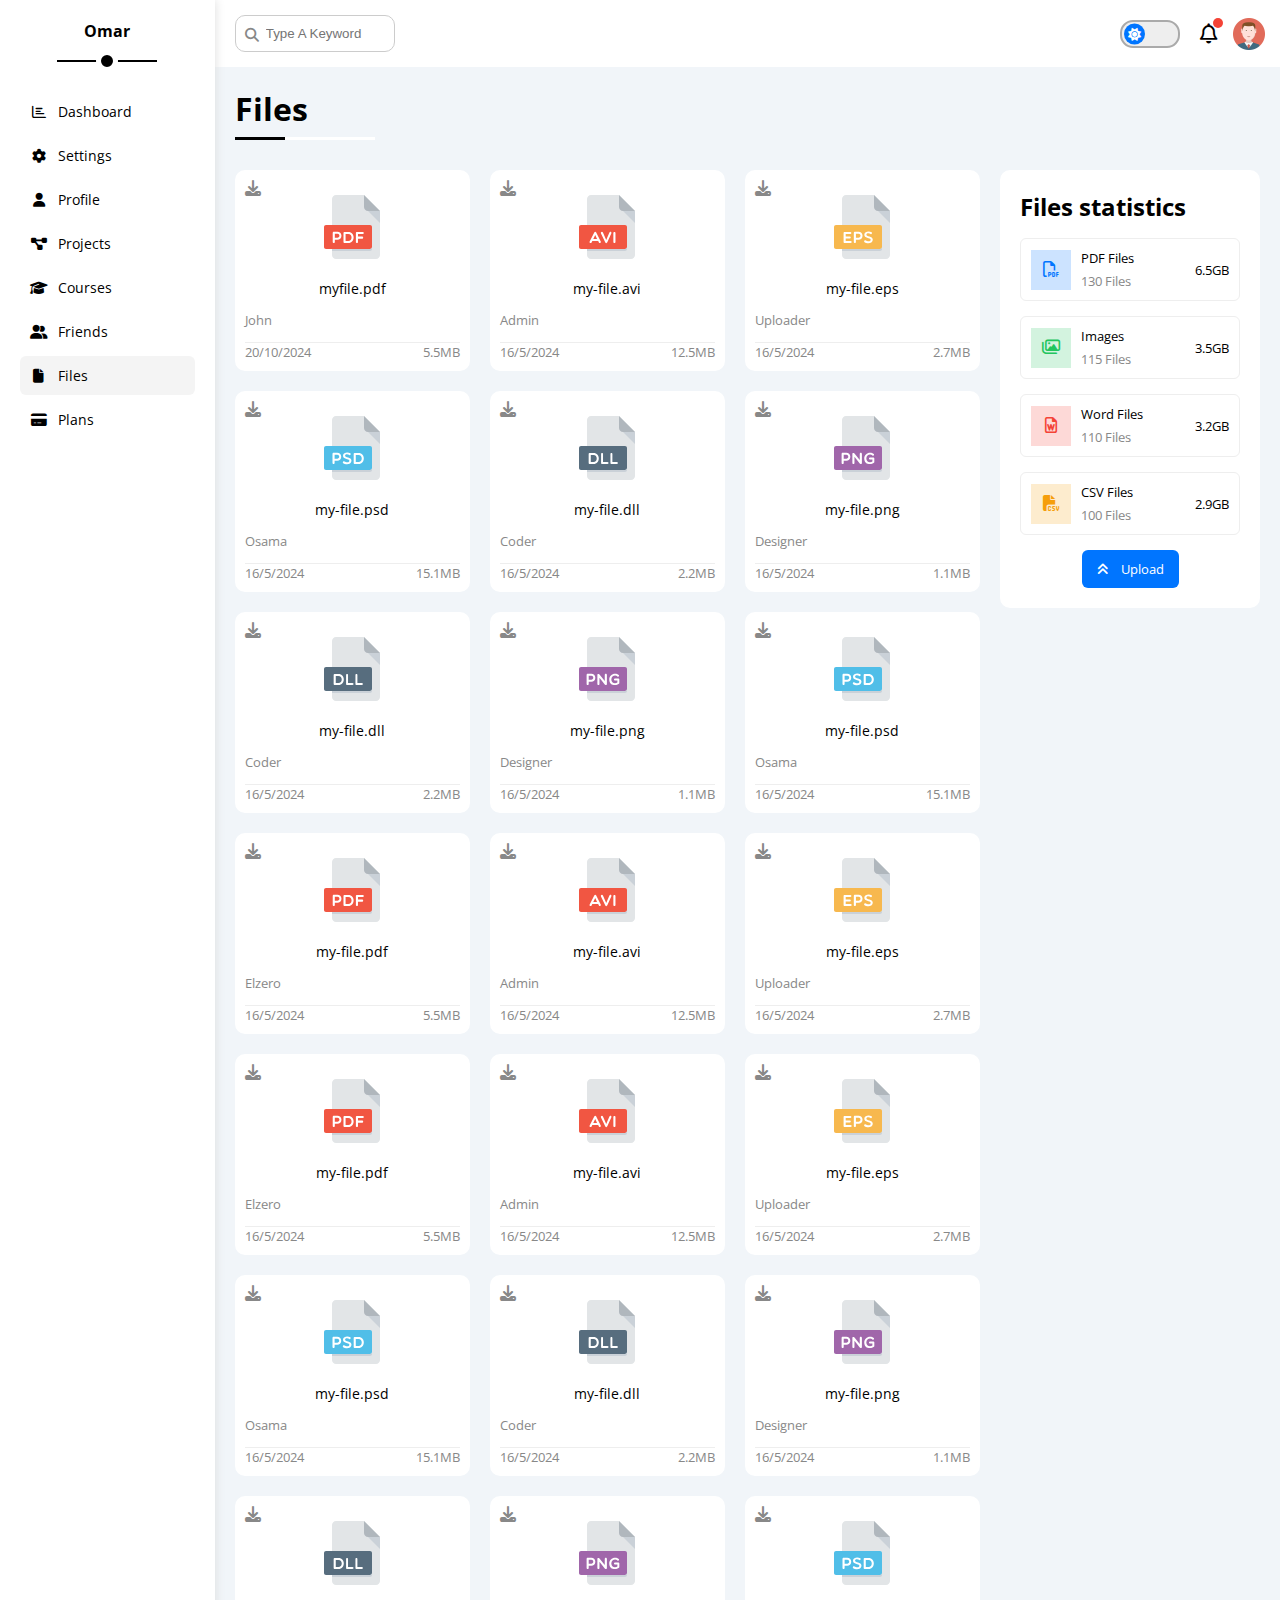
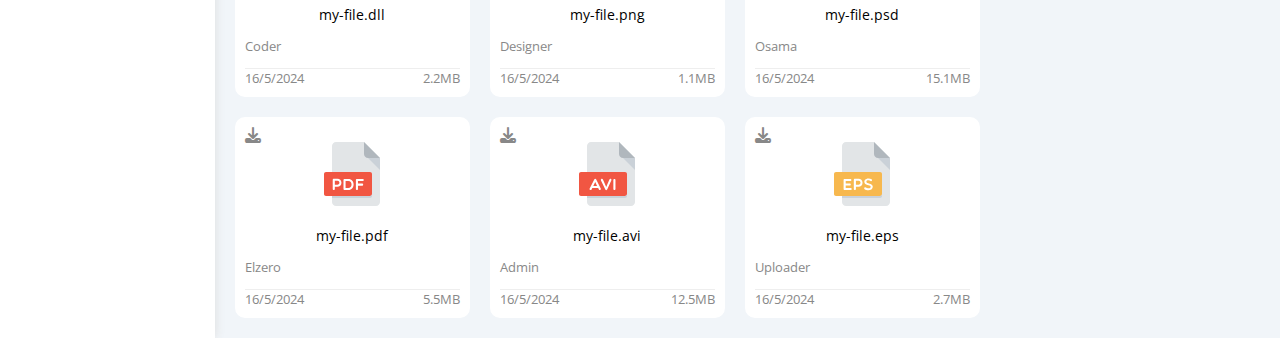
<file: pages/files.html>
<!DOCTYPE html>
<html lang="en">
<head>
  <meta charset="UTF-8">
  <meta name="viewport" content="width=device-width, initial-scale=1.0">
  <link rel="icon" type="image/webp" href="../images/icon.webp">
  <title>Files</title>
  
  <!--css-->
  <link href="../styles/all.min.css" rel="stylesheet">
  <link href="../styles/framework.css" rel="stylesheet">
  <link href="../styles/master.css" rel="stylesheet">

  <!--google fonts-->
  <link rel="preconnect" href="https://fonts.googleapis.com">
  <link rel="preconnect" href="https://fonts.gstatic.com" crossorigin>
  <link href="https://fonts.googleapis.com/css2?family=Open+Sans:ital,wght@0,300..800;1,300..800&display=swap" rel="stylesheet">
  
  
</head>
<body>
  <div class="page d-flex">

    <div class="sidebar bg-white p-20 p-relative">
      <h3 class="p-relative mt-0 txt-c">Omar</h3>
      <ul>
        <li>
          <a class="d-flex align-center fs-14 c-black rad-6 p-10" href="../index.html">
            <i class="fa-regular fa-chart-bar fa-fw"></i>
            <span class="hide-mobile">Dashboard</span>
          </a>
        </li>

        <li>
          <a class="d-flex align-center fs-14 c-black rad-6 p-10" href="settings.html">
            <i class="fa-solid fa-gear fa-fw"></i>
            <span class="hide-mobile">Settings</span>
          </a>
        </li>

        <li>
          <a class="d-flex align-center fs-14 c-black rad-6 p-10" href="profile.html">
            <i class="fa-solid fa-user fa-fw"></i>
            <span class="hide-mobile">Profile</span>
          </a>
        </li>

        <li>
          <a class="d-flex align-center fs-14 c-black rad-6 p-10" href="projects.html">
            <i class="fa-solid fa-diagram-project fa-fw"></i>
            <span class="hide-mobile">Projects</span>
          </a>
        </li>

        <li>
          <a class="d-flex align-center fs-14 c-black rad-6 p-10" href="courses.html">
            <i class="fa-solid fa-graduation-cap fa-fw"></i>
            <span class="hide-mobile">Courses</span>
          </a>
        </li>

        <li>
          <a class="d-flex align-center fs-14 c-black rad-6 p-10" href="friends.html">
            <i class="fa-solid fa-user-group fa-fw"></i>
            <span class="hide-mobile">Friends</span>
          </a>
        </li>

        <li>
          <a class="active d-flex align-center fs-14 c-black rad-6 p-10" href="files.html">
            <i class="fa-solid fa-file fa-fw"></i>
            <span class="hide-mobile">Files</span>
          </a>
        </li>

        <li>
          <a class="d-flex align-center fs-14 c-black rad-6 p-10" href="plans.html">
            <i class="fa-solid fa-credit-card fa-fw"></i>
            <span class="hide-mobile">Plans</span>
          </a>
        </li>
      </ul>
    </div>
    
    <div class="content w-full">

      <!-- start head  -->
      <div class="head p-15 bg-white between-flex">
        <div class="search p-relative">
          <input class="p-10 " type="search" placeholder="Type A Keyword">
        </div>

        <div class="icons d-flex align-center">
          <div class="dark-light-btn">
            <span></span>
          </div>
          <span class="notification p-relative">
            <i class="fa-regular fa-bell fa-lg"></i>
          </span>
          <img src="../images/avatar.png" alt="avatar image">
        </div>
      </div>
      <!-- end head  -->

      <h1 class="p-relative">Files</h1>
      <div class="files-page d-flex m-20 gap-20">
        <div class="files-stats p-20 bg-white rad-10">
          <h2 class="mt-0 mb-15 txt-c-mobile">Files statistics</h2>

          <div class="d-flex align-center b-eee p-10 rad-6 mb-15 fs-13">
            <i class="fa-regular fa-file-pdf fa-lg blue center-flex c-blue icon"></i>
            <div class="info">
              <span>PDF Files</span>
              <span class="d-block c-grey mt-5">130 Files</span>
            </div>
            <div class="size">6.5GB</div>
          </div>

          <div class="d-flex align-center b-eee p-10 rad-6 mb-15 fs-13">
            <i class="fa-regular fa-images fa-lg green center-flex c-green icon"></i>
            <div class="info">
              <span>Images</span>
              <span class="d-block c-grey mt-5">115 Files</span>
            </div>
            <div class="size">3.5GB</div>
          </div>

          <div class="d-flex align-center b-eee p-10 rad-6 mb-15 fs-13">
            <i class="fa-regular fa-file-word fa-lg red center-flex c-red icon"></i>
            <div class="info">
              <span>Word Files</span>
              <span class="d-block c-grey mt-5">110 Files</span>
            </div>
            <div class="size">3.2GB</div>
          </div>

          <div class="d-flex align-center b-eee p-10 rad-6 mb-15 fs-13">
            <i class="fa-solid fa-file-csv fa-lg orange center-flex c-orange icon"></i>
            <div class="info">
              <span>CSV Files</span>
              <span class="d-block c-grey mt-5">100 Files</span>
            </div>
            <div class="size">2.9GB</div>
          </div>

          <a class="upload bg-blue c-white fs-13 rad-6 d-block w-fit btn-shape" href="#">
            <i class="fa-solid fa-angles-up mr-10"></i>
            Upload
          </a>

        </div>

        <div class="files-content d-grid gap-20">

          <div class="file bg-white p-10 rad-10">
            <i class="fa-solid fa-download c-grey p-absolute"></i>
            <div class="icon txt-c">
              <img class="mt-15 mb-15" src="../images/pdf.svg" alt="">
            </div>
            <div class="txt-c mb-10 fs-14">myfile.pdf</div>
            <p class="c-grey fs-13">John</p>
            <div class="info between-flex mt-10 pt-10 fs-13 c-grey">
              <span>20/10/2024</span>
              <span>5.5MB</span>
            </div>
          </div>

          <div class="file bg-white p-10 rad-10">
            <i class="fa-solid fa-download c-grey p-absolute"></i>
            <div class="icon txt-c">
              <img class="mt-15 mb-15" src="../images/avi.svg" alt="" />
            </div>
            <div class="txt-c mb-10 fs-14">my-file.avi</div>
            <p class="c-grey fs-13">Admin</p>
            <div class="info between-flex mt-10 pt-10 fs-13 c-grey">
              <span>16/5/2024</span>
              <span>12.5MB</span>
            </div>
          </div>

          <div class="file bg-white p-10 rad-10">
            <i class="fa-solid fa-download c-grey p-absolute"></i>
            <div class="icon txt-c">
              <img class="mt-15 mb-15" src="../images/eps.svg" alt="" />
            </div>
            <div class="txt-c mb-10 fs-14">my-file.eps</div>
            <p class="c-grey fs-13">Uploader</p>
            <div class="info between-flex mt-10 pt-10 fs-13 c-grey">
              <span>16/5/2024</span>
              <span>2.7MB</span>
            </div>
          </div>

          <div class="file bg-white p-10 rad-10">
            <i class="fa-solid fa-download c-grey p-absolute"></i>
            <div class="icon txt-c">
              <img class="mt-15 mb-15" src="../images/psd.svg" alt="" />
            </div>
            <div class="txt-c mb-10 fs-14">my-file.psd</div>
            <p class="c-grey fs-13">Osama</p>
            <div class="info between-flex mt-10 pt-10 fs-13 c-grey">
              <span>16/5/2024</span>
              <span>15.1MB</span>
            </div>
          </div>

          <div class="file bg-white p-10 rad-10">
            <i class="fa-solid fa-download c-grey p-absolute"></i>
            <div class="icon txt-c">
              <img class="mt-15 mb-15" src="../images/dll.svg" alt="" />
            </div>
            <div class="txt-c mb-10 fs-14">my-file.dll</div>
            <p class="c-grey fs-13">Coder</p>
            <div class="info between-flex mt-10 pt-10 fs-13 c-grey">
              <span>16/5/2024</span>
              <span>2.2MB</span>
            </div>
          </div>

          <div class="file bg-white p-10 rad-10">
            <i class="fa-solid fa-download c-grey p-absolute"></i>
            <div class="icon txt-c">
              <img class="mt-15 mb-15" src="../images/png.svg" alt="" />
            </div>
            <div class="txt-c mb-10 fs-14">my-file.png</div>
            <p class="c-grey fs-13">Designer</p>
            <div class="info between-flex mt-10 pt-10 fs-13 c-grey">
              <span>16/5/2024</span>
              <span>1.1MB</span>
            </div>
          </div>

          <div class="file bg-white p-10 rad-10">
            <i class="fa-solid fa-download c-grey p-absolute"></i>
            <div class="icon txt-c">
              <img class="mt-15 mb-15" src="../images/dll.svg" alt="" />
            </div>
            <div class="txt-c mb-10 fs-14">my-file.dll</div>
            <p class="c-grey fs-13">Coder</p>
            <div class="info between-flex mt-10 pt-10 fs-13 c-grey">
              <span>16/5/2024</span>
              <span>2.2MB</span>
            </div>
          </div>

          <div class="file bg-white p-10 rad-10">
            <i class="fa-solid fa-download c-grey p-absolute"></i>
            <div class="icon txt-c">
              <img class="mt-15 mb-15" src="../images/png.svg" alt="" />
            </div>
            <div class="txt-c mb-10 fs-14">my-file.png</div>
            <p class="c-grey fs-13">Designer</p>
            <div class="info between-flex mt-10 pt-10 fs-13 c-grey">
              <span>16/5/2024</span>
              <span>1.1MB</span>
            </div>
          </div>

          <div class="file bg-white p-10 rad-10">
            <i class="fa-solid fa-download c-grey p-absolute"></i>
            <div class="icon txt-c">
              <img class="mt-15 mb-15" src="../images/psd.svg" alt="" />
            </div>
            <div class="txt-c mb-10 fs-14">my-file.psd</div>
            <p class="c-grey fs-13">Osama</p>
            <div class="info between-flex mt-10 pt-10 fs-13 c-grey">
              <span>16/5/2024</span>
              <span>15.1MB</span>
            </div>
          </div>

          <div class="file bg-white p-10 rad-10">
            <i class="fa-solid fa-download c-grey p-absolute"></i>
            <div class="icon txt-c">
              <img class="mt-15 mb-15" src="../images/pdf.svg" alt="" />
            </div>
            <div class="txt-c mb-10 fs-14">my-file.pdf</div>
            <p class="c-grey fs-13">Elzero</p>
            <div class="info between-flex mt-10 pt-10 fs-13 c-grey">
              <span>16/5/2024</span>
              <span>5.5MB</span>
            </div>
          </div>

          <div class="file bg-white p-10 rad-10">
            <i class="fa-solid fa-download c-grey p-absolute"></i>
            <div class="icon txt-c">
              <img class="mt-15 mb-15" src="../images/avi.svg" alt="" />
            </div>
            <div class="txt-c mb-10 fs-14">my-file.avi</div>
            <p class="c-grey fs-13">Admin</p>
            <div class="info between-flex mt-10 pt-10 fs-13 c-grey">
              <span>16/5/2024</span>
              <span>12.5MB</span>
            </div>
          </div>

          <div class="file bg-white p-10 rad-10">
            <i class="fa-solid fa-download c-grey p-absolute"></i>
            <div class="icon txt-c">
              <img class="mt-15 mb-15" src="../images/eps.svg" alt="" />
            </div>
            <div class="txt-c mb-10 fs-14">my-file.eps</div>
            <p class="c-grey fs-13">Uploader</p>
            <div class="info between-flex mt-10 pt-10 fs-13 c-grey">
              <span>16/5/2024</span>
              <span>2.7MB</span>
            </div>
          </div>

          <div class="file bg-white p-10 rad-10">
            <i class="fa-solid fa-download c-grey p-absolute"></i>
            <div class="icon txt-c">
              <img class="mt-15 mb-15" src="../images/pdf.svg" alt="" />
            </div>
            <div class="txt-c mb-10 fs-14">my-file.pdf</div>
            <p class="c-grey fs-13">Elzero</p>
            <div class="info between-flex mt-10 pt-10 fs-13 c-grey">
              <span>16/5/2024</span>
              <span>5.5MB</span>
            </div>
          </div>

          <div class="file bg-white p-10 rad-10">
            <i class="fa-solid fa-download c-grey p-absolute"></i>
            <div class="icon txt-c">
              <img class="mt-15 mb-15" src="../images/avi.svg" alt="" />
            </div>
            <div class="txt-c mb-10 fs-14">my-file.avi</div>
            <p class="c-grey fs-13">Admin</p>
            <div class="info between-flex mt-10 pt-10 fs-13 c-grey">
              <span>16/5/2024</span>
              <span>12.5MB</span>
            </div>
          </div>

          <div class="file bg-white p-10 rad-10">
            <i class="fa-solid fa-download c-grey p-absolute"></i>
            <div class="icon txt-c">
              <img class="mt-15 mb-15" src="../images/eps.svg" alt="" />
            </div>
            <div class="txt-c mb-10 fs-14">my-file.eps</div>
            <p class="c-grey fs-13">Uploader</p>
            <div class="info between-flex mt-10 pt-10 fs-13 c-grey">
              <span>16/5/2024</span>
              <span>2.7MB</span>
            </div>
          </div>

          <div class="file bg-white p-10 rad-10">
            <i class="fa-solid fa-download c-grey p-absolute"></i>
            <div class="icon txt-c">
              <img class="mt-15 mb-15" src="../images/psd.svg" alt="" />
            </div>
            <div class="txt-c mb-10 fs-14">my-file.psd</div>
            <p class="c-grey fs-13">Osama</p>
            <div class="info between-flex mt-10 pt-10 fs-13 c-grey">
              <span>16/5/2024</span>
              <span>15.1MB</span>
            </div>
          </div>

          <div class="file bg-white p-10 rad-10">
            <i class="fa-solid fa-download c-grey p-absolute"></i>
            <div class="icon txt-c">
              <img class="mt-15 mb-15" src="../images/dll.svg" alt="" />
            </div>
            <div class="txt-c mb-10 fs-14">my-file.dll</div>
            <p class="c-grey fs-13">Coder</p>
            <div class="info between-flex mt-10 pt-10 fs-13 c-grey">
              <span>16/5/2024</span>
              <span>2.2MB</span>
            </div>
          </div>

          <div class="file bg-white p-10 rad-10">
            <i class="fa-solid fa-download c-grey p-absolute"></i>
            <div class="icon txt-c">
              <img class="mt-15 mb-15" src="../images/png.svg" alt="" />
            </div>
            <div class="txt-c mb-10 fs-14">my-file.png</div>
            <p class="c-grey fs-13">Designer</p>
            <div class="info between-flex mt-10 pt-10 fs-13 c-grey">
              <span>16/5/2024</span>
              <span>1.1MB</span>
            </div>
          </div>

          <div class="file bg-white p-10 rad-10">
            <i class="fa-solid fa-download c-grey p-absolute"></i>
            <div class="icon txt-c">
              <img class="mt-15 mb-15" src="../images/dll.svg" alt="" />
            </div>
            <div class="txt-c mb-10 fs-14">my-file.dll</div>
            <p class="c-grey fs-13">Coder</p>
            <div class="info between-flex mt-10 pt-10 fs-13 c-grey">
              <span>16/5/2024</span>
              <span>2.2MB</span>
            </div>
          </div>

          <div class="file bg-white p-10 rad-10">
            <i class="fa-solid fa-download c-grey p-absolute"></i>
            <div class="icon txt-c">
              <img class="mt-15 mb-15" src="../images/png.svg" alt="" />
            </div>
            <div class="txt-c mb-10 fs-14">my-file.png</div>
            <p class="c-grey fs-13">Designer</p>
            <div class="info between-flex mt-10 pt-10 fs-13 c-grey">
              <span>16/5/2024</span>
              <span>1.1MB</span>
            </div>
          </div>

          <div class="file bg-white p-10 rad-10">
            <i class="fa-solid fa-download c-grey p-absolute"></i>
            <div class="icon txt-c">
              <img class="mt-15 mb-15" src="../images/psd.svg" alt="" />
            </div>
            <div class="txt-c mb-10 fs-14">my-file.psd</div>
            <p class="c-grey fs-13">Osama</p>
            <div class="info between-flex mt-10 pt-10 fs-13 c-grey">
              <span>16/5/2024</span>
              <span>15.1MB</span>
            </div>
          </div>

          <div class="file bg-white p-10 rad-10">
            <i class="fa-solid fa-download c-grey p-absolute"></i>
            <div class="icon txt-c">
              <img class="mt-15 mb-15" src="../images/pdf.svg" alt="" />
            </div>
            <div class="txt-c mb-10 fs-14">my-file.pdf</div>
            <p class="c-grey fs-13">Elzero</p>
            <div class="info between-flex mt-10 pt-10 fs-13 c-grey">
              <span>16/5/2024</span>
              <span>5.5MB</span>
            </div>
          </div>

          <div class="file bg-white p-10 rad-10">
            <i class="fa-solid fa-download c-grey p-absolute"></i>
            <div class="icon txt-c">
              <img class="mt-15 mb-15" src="../images/avi.svg" alt="" />
            </div>
            <div class="txt-c mb-10 fs-14">my-file.avi</div>
            <p class="c-grey fs-13">Admin</p>
            <div class="info between-flex mt-10 pt-10 fs-13 c-grey">
              <span>16/5/2024</span>
              <span>12.5MB</span>
            </div>
          </div>

          <div class="file bg-white p-10 rad-10">
            <i class="fa-solid fa-download c-grey p-absolute"></i>
            <div class="icon txt-c">
              <img class="mt-15 mb-15" src="../images/eps.svg" alt="" />
            </div>
            <div class="txt-c mb-10 fs-14">my-file.eps</div>
            <p class="c-grey fs-13">Uploader</p>
            <div class="info between-flex mt-10 pt-10 fs-13 c-grey">
              <span>16/5/2024</span>
              <span>2.7MB</span>
            </div>
          </div>

        </div>
        
      </div>
    </div>
  </div>
  
  <script src="../scripts/data/darkmode.js" type="module"></script>
</body>
</html>
</file>
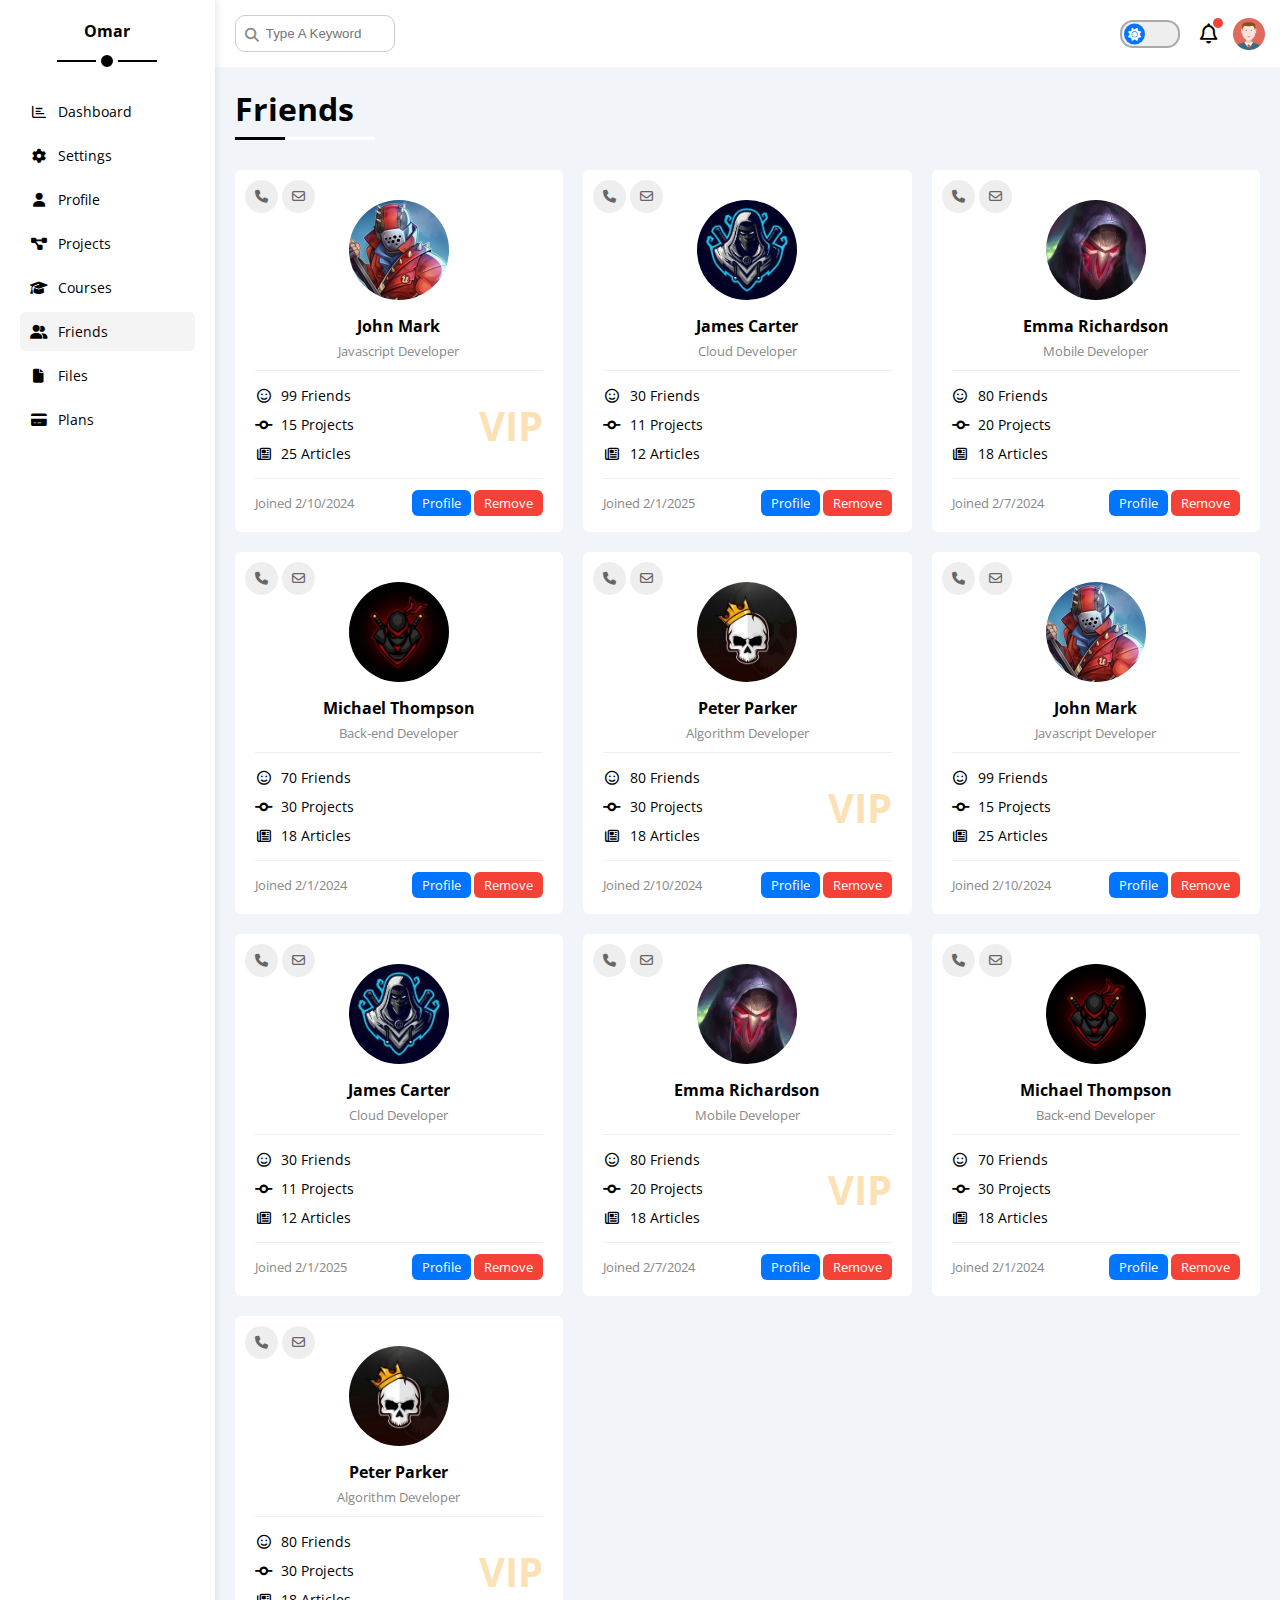
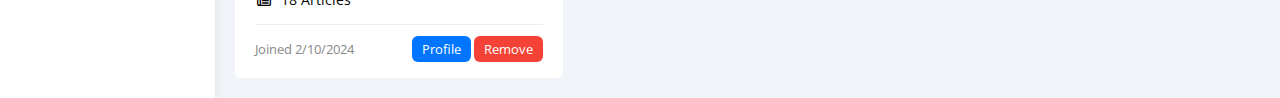
<file: pages/friends.html>
<!DOCTYPE html>
<html lang="en">
<head>
  <meta charset="UTF-8">
  <meta name="viewport" content="width=device-width, initial-scale=1.0">
  <link rel="icon" type="image/webp" href="../images/icon.webp">
  <title>Friends</title>
  
  <!--css-->
  <link href="../styles/all.min.css" rel="stylesheet">
  <link href="../styles/framework.css" rel="stylesheet">
  <link href="../styles/master.css" rel="stylesheet">

  <!--google fonts-->
  <link rel="preconnect" href="https://fonts.googleapis.com">
  <link rel="preconnect" href="https://fonts.gstatic.com" crossorigin>
  <link href="https://fonts.googleapis.com/css2?family=Open+Sans:ital,wght@0,300..800;1,300..800&display=swap" rel="stylesheet">
  
  
</head>
<body>
  <div class="page d-flex">

    <div class="sidebar bg-white p-20 p-relative">
      <h3 class="p-relative mt-0 txt-c">Omar</h3>
      <ul>
        <li>
          <a class="d-flex align-center fs-14 c-black rad-6 p-10" href="../index.html">
            <i class="fa-regular fa-chart-bar fa-fw"></i>
            <span class="hide-mobile">Dashboard</span>
          </a>
        </li>

        <li>
          <a class="d-flex align-center fs-14 c-black rad-6 p-10" href="settings.html">
            <i class="fa-solid fa-gear fa-fw"></i>
            <span class="hide-mobile">Settings</span>
          </a>
        </li>

        <li>
          <a class="d-flex align-center fs-14 c-black rad-6 p-10" href="profile.html">
            <i class="fa-solid fa-user fa-fw"></i>
            <span class="hide-mobile">Profile</span>
          </a>
        </li>

        <li>
          <a class="d-flex align-center fs-14 c-black rad-6 p-10" href="projects.html">
            <i class="fa-solid fa-diagram-project fa-fw"></i>
            <span class="hide-mobile">Projects</span>
          </a>
        </li>

        <li>
          <a class="d-flex align-center fs-14 c-black rad-6 p-10" href="courses.html">
            <i class="fa-solid fa-graduation-cap fa-fw"></i>
            <span class="hide-mobile">Courses</span>
          </a>
        </li>

        <li>
          <a class="active d-flex align-center fs-14 c-black rad-6 p-10" href="friends.html">
            <i class="fa-solid fa-user-group fa-fw"></i>
            <span class="hide-mobile">Friends</span>
          </a>
        </li>

        <li>
          <a class="d-flex align-center fs-14 c-black rad-6 p-10" href="files.html">
            <i class="fa-solid fa-file fa-fw"></i>
            <span class="hide-mobile">Files</span>
          </a>
        </li>

        <li>
          <a class="d-flex align-center fs-14 c-black rad-6 p-10" href="plans.html">
            <i class="fa-solid fa-credit-card fa-fw"></i>
            <span class="hide-mobile">Plans</span>
          </a>
        </li>
      </ul>
    </div>
    
    <div class="content w-full">

      <!-- start head  -->
      <div class="head p-15 bg-white between-flex">
        <div class="search p-relative">
          <input class="p-10 " type="search" placeholder="Type A Keyword">
        </div>

        <div class="icons d-flex align-center">
          <div class="dark-light-btn">
            <span></span>
          </div>
          <span class="notification p-relative">
            <i class="fa-regular fa-bell fa-lg"></i>
          </span>
          <img src="../images/avatar.png" alt="avatar image">
        </div>
      </div>
      <!-- end head  -->

      <h1 class="p-relative">Friends</h1>
      <div class="friends-page m-20 d-grid gap-20">

        <div class="friend bg-white p-20 rad-6 p-relative">
          <div class="contact">
            <i class="fa-solid fa-phone"></i>
            <i class="fa-regular fa-envelope"></i>
          </div>
          <div class="txt-c">
            <img class="rad-half mt-10 mb-10 w-100 h-100" src="../images/friend-01.jpg" alt="">
            <h4 class="m-0">John Mark</h4>
            <p class="c-grey fs-13 mt-5 mb-0">Javascript Developer</p>
          </div>
          <div class="icons fs-14 p-relative">
            <div class="mb-10">
              <i class="fa-regular fa-face-smile fa-fw"></i>
              <span>99 Friends</span>
            </div>
            <div class="mb-10">
              <i class="fa-solid fa-code-commit fa-fw"></i>
              <span>15 Projects</span>
            </div>
            <div>
              <i class="fa-regular fa-newspaper fa-fw"></i>
              <span>25 Articles</span>
            </div>
            <span class="vip fw-bold c-orange">VIP</span>
          </div>
            <div class="info between-flex fs-13">
              <span class="c-grey">Joined 2/10/2024</span>
              <div>
                <a class="bg-blue c-white btn-shape" href="profile.html">Profile</a>
                <a class="bg-red c-white btn-shape" href="#">Remove</a>
              </div>
            </div>
        </div>

        <div class="friend bg-white p-20 rad-6 p-relative">
          <div class="contact">
            <i class="fa-solid fa-phone"></i>
            <i class="fa-regular fa-envelope"></i>
          </div>
          <div class="txt-c">
            <img class="rad-half mt-10 mb-10 w-100 h-100" src="../images/friend-02.jpg" alt="">
            <h4 class="m-0">James Carter</h4>
            <p class="c-grey fs-13 mt-5 mb-0">Cloud Developer</p>
          </div>
          <div class="icons fs-14 p-relative">
            <div class="mb-10">
              <i class="fa-regular fa-face-smile fa-fw"></i>
              <span>30 Friends</span>
            </div>
            <div class="mb-10">
              <i class="fa-solid fa-code-commit fa-fw"></i>
              <span>11 Projects</span>
            </div>
            <div>
              <i class="fa-regular fa-newspaper fa-fw"></i>
              <span>12 Articles</span>
            </div>
          </div>
            <div class="info between-flex fs-13">
              <span class="c-grey">Joined 2/1/2025</span>
              <div>
                <a class="bg-blue c-white btn-shape" href="profile.html">Profile</a>
                <a class="bg-red c-white btn-shape" href="#">Remove</a>
              </div>
            </div>
        </div>

        <div class="friend bg-white p-20 rad-6 p-relative">
          <div class="contact">
            <i class="fa-solid fa-phone"></i>
            <i class="fa-regular fa-envelope"></i>
          </div>
          <div class="txt-c">
            <img class="rad-half mt-10 mb-10 w-100 h-100" src="../images/friend-03.jpg" alt="">
            <h4 class="m-0">Emma Richardson</h4>
            <p class="c-grey fs-13 mt-5 mb-0">Mobile Developer</p>
          </div>
          <div class="icons fs-14 p-relative">
            <div class="mb-10">
              <i class="fa-regular fa-face-smile fa-fw"></i>
              <span>80 Friends</span>
            </div>
            <div class="mb-10">
              <i class="fa-solid fa-code-commit fa-fw"></i>
              <span>20 Projects</span>
            </div>
            <div>
              <i class="fa-regular fa-newspaper fa-fw"></i>
              <span>18 Articles</span>
            </div>
          </div>
            <div class="info between-flex fs-13">
              <span class="c-grey">Joined 2/7/2024</span>
              <div>
                <a class="bg-blue c-white btn-shape" href="profile.html">Profile</a>
                <a class="bg-red c-white btn-shape" href="#">Remove</a>
              </div>
            </div>
        </div>

        <div class="friend bg-white p-20 rad-6 p-relative">
          <div class="contact">
            <i class="fa-solid fa-phone"></i>
            <i class="fa-regular fa-envelope"></i>
          </div>
          <div class="txt-c">
            <img class="rad-half mt-10 mb-10 w-100 h-100" src="../images/friend-04.jpg" alt="">
            <h4 class="m-0">Michael Thompson</h4>
            <p class="c-grey fs-13 mt-5 mb-0">Back-end Developer</p>
          </div>
          <div class="icons fs-14 p-relative">
            <div class="mb-10">
              <i class="fa-regular fa-face-smile fa-fw"></i>
              <span>70 Friends</span>
            </div>
            <div class="mb-10">
              <i class="fa-solid fa-code-commit fa-fw"></i>
              <span>30 Projects</span>
            </div>
            <div>
              <i class="fa-regular fa-newspaper fa-fw"></i>
              <span>18 Articles</span>
            </div>
          </div>
            <div class="info between-flex fs-13">
              <span class="c-grey">Joined 2/1/2024</span>
              <div>
                <a class="bg-blue c-white btn-shape" href="profile.html">Profile</a>
                <a class="bg-red c-white btn-shape" href="#">Remove</a>
              </div>
            </div>
        </div>

        <div class="friend bg-white p-20 rad-6 p-relative">
          <div class="contact">
            <i class="fa-solid fa-phone"></i>
            <i class="fa-regular fa-envelope"></i>
          </div>
          <div class="txt-c">
            <img class="rad-half mt-10 mb-10 w-100 h-100" src="../images/friend-05.jpg" alt="">
            <h4 class="m-0">Peter Parker</h4>
            <p class="c-grey fs-13 mt-5 mb-0">Algorithm Developer</p>
          </div>
          <div class="icons fs-14 p-relative">
            <div class="mb-10">
              <i class="fa-regular fa-face-smile fa-fw"></i>
              <span>80 Friends</span>
            </div>
            <div class="mb-10">
              <i class="fa-solid fa-code-commit fa-fw"></i>
              <span>30 Projects</span>
            </div>
            <div>
              <i class="fa-regular fa-newspaper fa-fw"></i>
              <span>18 Articles</span>
            </div>
            <span class="vip fw-bold c-orange">VIP</span>
          </div>
            <div class="info between-flex fs-13">
              <span class="c-grey">Joined 2/10/2024</span>
              <div>
                <a class="bg-blue c-white btn-shape" href="profile.html">Profile</a>
                <a class="bg-red c-white btn-shape" href="#">Remove</a>
              </div>
            </div>
        </div>

        <div class="friend bg-white p-20 rad-6 p-relative">
          <div class="contact">
            <i class="fa-solid fa-phone"></i>
            <i class="fa-regular fa-envelope"></i>
          </div>
          <div class="txt-c">
            <img class="rad-half mt-10 mb-10 w-100 h-100" src="../images/friend-01.jpg" alt="">
            <h4 class="m-0">John Mark</h4>
            <p class="c-grey fs-13 mt-5 mb-0">Javascript Developer</p>
          </div>
          <div class="icons fs-14 p-relative">
            <div class="mb-10">
              <i class="fa-regular fa-face-smile fa-fw"></i>
              <span>99 Friends</span>
            </div>
            <div class="mb-10">
              <i class="fa-solid fa-code-commit fa-fw"></i>
              <span>15 Projects</span>
            </div>
            <div>
              <i class="fa-regular fa-newspaper fa-fw"></i>
              <span>25 Articles</span>
            </div>
          </div>
            <div class="info between-flex fs-13">
              <span class="c-grey">Joined 2/10/2024</span>
              <div>
                <a class="bg-blue c-white btn-shape" href="profile.html">Profile</a>
                <a class="bg-red c-white btn-shape" href="#">Remove</a>
              </div>
            </div>
        </div>

        <div class="friend bg-white p-20 rad-6 p-relative">
          <div class="contact">
            <i class="fa-solid fa-phone"></i>
            <i class="fa-regular fa-envelope"></i>
          </div>
          <div class="txt-c">
            <img class="rad-half mt-10 mb-10 w-100 h-100" src="../images/friend-02.jpg" alt="">
            <h4 class="m-0">James Carter</h4>
            <p class="c-grey fs-13 mt-5 mb-0">Cloud Developer</p>
          </div>
          <div class="icons fs-14 p-relative">
            <div class="mb-10">
              <i class="fa-regular fa-face-smile fa-fw"></i>
              <span>30 Friends</span>
            </div>
            <div class="mb-10">
              <i class="fa-solid fa-code-commit fa-fw"></i>
              <span>11 Projects</span>
            </div>
            <div>
              <i class="fa-regular fa-newspaper fa-fw"></i>
              <span>12 Articles</span>
            </div>
          </div>
            <div class="info between-flex fs-13">
              <span class="c-grey">Joined 2/1/2025</span>
              <div>
                <a class="bg-blue c-white btn-shape" href="profile.html">Profile</a>
                <a class="bg-red c-white btn-shape" href="#">Remove</a>
              </div>
            </div>
        </div>

        <div class="friend bg-white p-20 rad-6 p-relative">
          <div class="contact">
            <i class="fa-solid fa-phone"></i>
            <i class="fa-regular fa-envelope"></i>
          </div>
          <div class="txt-c">
            <img class="rad-half mt-10 mb-10 w-100 h-100" src="../images/friend-03.jpg" alt="">
            <h4 class="m-0">Emma Richardson</h4>
            <p class="c-grey fs-13 mt-5 mb-0">Mobile Developer</p>
          </div>
          <div class="icons fs-14 p-relative">
            <div class="mb-10">
              <i class="fa-regular fa-face-smile fa-fw"></i>
              <span>80 Friends</span>
            </div>
            <div class="mb-10">
              <i class="fa-solid fa-code-commit fa-fw"></i>
              <span>20 Projects</span>
            </div>
            <div>
              <i class="fa-regular fa-newspaper fa-fw"></i>
              <span>18 Articles</span>
            </div>
            <span class="vip fw-bold c-orange">VIP</span>
          </div>
            <div class="info between-flex fs-13">
              <span class="c-grey">Joined 2/7/2024</span>
              <div>
                <a class="bg-blue c-white btn-shape" href="profile.html">Profile</a>
                <a class="bg-red c-white btn-shape" href="#">Remove</a>
              </div>
            </div>
        </div>

        <div class="friend bg-white p-20 rad-6 p-relative">
          <div class="contact">
            <i class="fa-solid fa-phone"></i>
            <i class="fa-regular fa-envelope"></i>
          </div>
          <div class="txt-c">
            <img class="rad-half mt-10 mb-10 w-100 h-100" src="../images/friend-04.jpg" alt="">
            <h4 class="m-0">Michael Thompson</h4>
            <p class="c-grey fs-13 mt-5 mb-0">Back-end Developer</p>
          </div>
          <div class="icons fs-14 p-relative">
            <div class="mb-10">
              <i class="fa-regular fa-face-smile fa-fw"></i>
              <span>70 Friends</span>
            </div>
            <div class="mb-10">
              <i class="fa-solid fa-code-commit fa-fw"></i>
              <span>30 Projects</span>
            </div>
            <div>
              <i class="fa-regular fa-newspaper fa-fw"></i>
              <span>18 Articles</span>
            </div>
          </div>
            <div class="info between-flex fs-13">
              <span class="c-grey">Joined 2/1/2024</span>
              <div>
                <a class="bg-blue c-white btn-shape" href="profile.html">Profile</a>
                <a class="bg-red c-white btn-shape" href="#">Remove</a>
              </div>
            </div>
        </div>

        <div class="friend bg-white p-20 rad-6 p-relative">
          <div class="contact">
            <i class="fa-solid fa-phone"></i>
            <i class="fa-regular fa-envelope"></i>
          </div>
          <div class="txt-c">
            <img class="rad-half mt-10 mb-10 w-100 h-100" src="../images/friend-05.jpg" alt="">
            <h4 class="m-0">Peter Parker</h4>
            <p class="c-grey fs-13 mt-5 mb-0">Algorithm Developer</p>
          </div>
          <div class="icons fs-14 p-relative">
            <div class="mb-10">
              <i class="fa-regular fa-face-smile fa-fw"></i>
              <span>80 Friends</span>
            </div>
            <div class="mb-10">
              <i class="fa-solid fa-code-commit fa-fw"></i>
              <span>30 Projects</span>
            </div>
            <div>
              <i class="fa-regular fa-newspaper fa-fw"></i>
              <span>18 Articles</span>
            </div>
            <span class="vip fw-bold c-orange">VIP</span>
          </div>
            <div class="info between-flex fs-13">
              <span class="c-grey">Joined 2/10/2024</span>
              <div>
                <a class="bg-blue c-white btn-shape" href="profile.html">Profile</a>
                <a class="bg-red c-white btn-shape" href="#">Remove</a>
              </div>
            </div>
        </div>

      </div>
    </div>
  </div>
  
  <script src="../scripts/data/darkmode.js" type="module"></script>
</body>
</html>
</file>
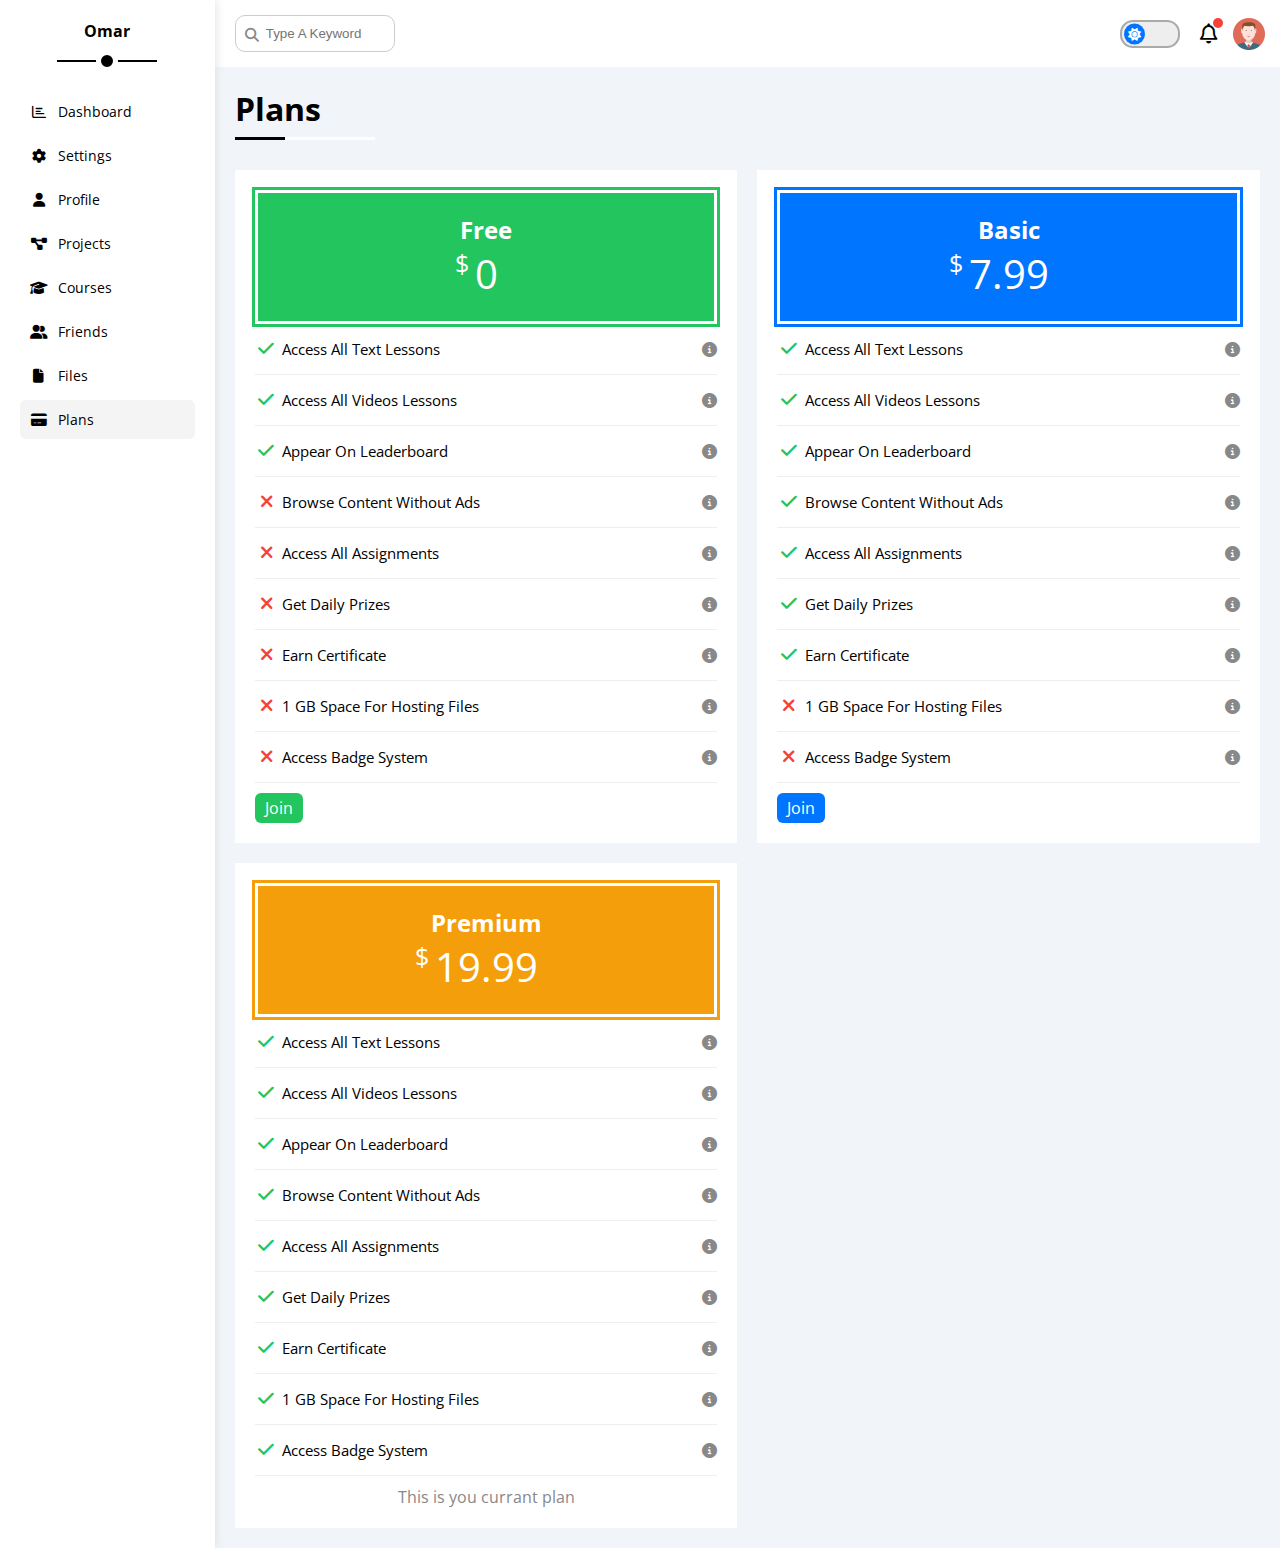
<file: pages/plans.html>
<!DOCTYPE html>
<html lang="en">
<head>
  <meta charset="UTF-8">
  <meta name="viewport" content="width=device-width, initial-scale=1.0">
  <link rel="icon" type="image/webp" href="../images/icon.webp">
  <title>Plans</title>
  
  <!--css-->
  <link href="../styles/all.min.css" rel="stylesheet">
  <link href="../styles/framework.css" rel="stylesheet">
  <link href="../styles/master.css" rel="stylesheet">

  <!--google fonts-->
  <link rel="preconnect" href="https://fonts.googleapis.com">
  <link rel="preconnect" href="https://fonts.gstatic.com" crossorigin>
  <link href="https://fonts.googleapis.com/css2?family=Open+Sans:ital,wght@0,300..800;1,300..800&display=swap" rel="stylesheet">
  
  
</head>
<body>
  <div class="page d-flex">

    <div class="sidebar bg-white p-20 p-relative">
      <h3 class="p-relative mt-0 txt-c">Omar</h3>
      <ul>
        <li>
          <a class="d-flex align-center fs-14 c-black rad-6 p-10" href="../index.html">
            <i class="fa-regular fa-chart-bar fa-fw"></i>
            <span class="hide-mobile">Dashboard</span>
          </a>
        </li>

        <li>
          <a class="d-flex align-center fs-14 c-black rad-6 p-10" href="settings.html">
            <i class="fa-solid fa-gear fa-fw"></i>
            <span class="hide-mobile">Settings</span>
          </a>
        </li>

        <li>
          <a class="d-flex align-center fs-14 c-black rad-6 p-10" href="profile.html">
            <i class="fa-solid fa-user fa-fw"></i>
            <span class="hide-mobile">Profile</span>
          </a>
        </li>

        <li>
          <a class="d-flex align-center fs-14 c-black rad-6 p-10" href="projects.html">
            <i class="fa-solid fa-diagram-project fa-fw"></i>
            <span class="hide-mobile">Projects</span>
          </a>
        </li>

        <li>
          <a class="d-flex align-center fs-14 c-black rad-6 p-10" href="courses.html">
            <i class="fa-solid fa-graduation-cap fa-fw"></i>
            <span class="hide-mobile">Courses</span>
          </a>
        </li>

        <li>
          <a class="d-flex align-center fs-14 c-black rad-6 p-10" href="friends.html">
            <i class="fa-solid fa-user-group fa-fw"></i>
            <span class="hide-mobile">Friends</span>
          </a>
        </li>

        <li>
          <a class="d-flex align-center fs-14 c-black rad-6 p-10" href="files.html">
            <i class="fa-solid fa-file fa-fw"></i>
            <span class="hide-mobile">Files</span>
          </a>
        </li>

        <li>
          <a class="active d-flex align-center fs-14 c-black rad-6 p-10" href="plans.html">
            <i class="fa-solid fa-credit-card fa-fw"></i>
            <span class="hide-mobile">Plans</span>
          </a>
        </li>
      </ul>
    </div>
    
    <div class="content w-full">

      <!-- start head  -->
      <div class="head p-15 bg-white between-flex">
        <div class="search p-relative">
          <input class="p-10 " type="search" placeholder="Type A Keyword">
        </div>

        <div class="icons d-flex align-center">   <div class="dark-light-btn">
          <span></span>
        </div>
          <span class="notification p-relative">
            <i class="fa-regular fa-bell fa-lg"></i>
          </span>
          <img src="../images/avatar.png" alt="avatar image">
        </div>
      </div>
      <!-- end head  -->

      <h1 class="p-relative">Plans</h1>
      <div class="plans-page d-grid m-20 gap-20">

        <div class="plan green bg-white p-20">
          <div class="top bg-green txt-c p-20">
            <h2 class="m-0 c-white">Free</h2>
            <div class="price c-white"><span>$</span>0</div>
          </div>
            <ul class="m-0">
              <li>
                <i class="fa-solid fa-check fa-fw yes"></i>
                <span>Access All Text Lessons</span>
                <i class="fa-solid fa-circle-info help"></i>
              </li>
              <li>
                <i class="fa-solid fa-check fa-fw yes"></i>
                <span>Access All Videos Lessons</span>
                <i class="fa-solid fa-circle-info help"></i>
              </li>
              <li>
                <i class="fa-solid fa-check fa-fw yes"></i>
                <span>Appear On Leaderboard</span>
                <i class="fa-solid fa-circle-info help"></i>
              </li>
              <li>
                <i class="fa-solid fa-xmark fa-fw"></i>
                <span>Browse Content Without Ads</span>
                <i class="fa-solid fa-circle-info help"></i>
              </li>
              <li>
                <i class="fa-solid fa-xmark fa-fw"></i>
                <span>Access All Assignments</span>
                <i class="fa-solid fa-circle-info help"></i>
              </li>
              <li>
                <i class="fa-solid fa-xmark fa-fw"></i>
                <span>Get Daily Prizes</span>
                <i class="fa-solid fa-circle-info help"></i>
              </li>
              <li>
                <i class="fa-solid fa-xmark fa-fw"></i>
                <span>Earn Certificate</span>
                <i class="fa-solid fa-circle-info help"></i>
              </li>
              <li>
                <i class="fa-solid fa-xmark fa-fw"></i>
                <span>1 GB Space For Hosting Files</span>
                <i class="fa-solid fa-circle-info help"></i>
              </li>
              <li>
                <i class="fa-solid fa-xmark fa-fw"></i>
                <span>Access Badge System</span>
                <i class="fa-solid fa-circle-info help"></i>
              </li>
            </ul>
            <a class="btn-shape bg-green c-white d-block w-fit mt-10 mb-0" href="#">Join</a>
        </div>

        <div class="plan blue bg-white p-20">
          <div class="top bg-blue txt-c p-20">
            <h2 class="m-0 c-white">Basic</h2>
            <div class="price c-white"><span>$</span>7.99</div>
          </div>
            <ul class="m-0">
              <li>
                <i class="fa-solid fa-check fa-fw yes"></i>
                <span>Access All Text Lessons</span>
                <i class="fa-solid fa-circle-info help"></i>
              </li>
              <li>
                <i class="fa-solid fa-check fa-fw yes"></i>
                <span>Access All Videos Lessons</span>
                <i class="fa-solid fa-circle-info help"></i>
              </li>
              <li>
                <i class="fa-solid fa-check fa-fw yes"></i>
                <span>Appear On Leaderboard</span>
                <i class="fa-solid fa-circle-info help"></i>
              </li>
              <li>
                <i class="fa-solid fa-check fa-fw yes"></i>
                <span>Browse Content Without Ads</span>
                <i class="fa-solid fa-circle-info help"></i>
              </li>
              <li>
                <i class="fa-solid fa-check fa-fw yes"></i>
                <span>Access All Assignments</span>
                <i class="fa-solid fa-circle-info help"></i>
              </li>
              <li>
                <i class="fa-solid fa-check fa-fw yes"></i>
                <span>Get Daily Prizes</span>
                <i class="fa-solid fa-circle-info help"></i>
              </li>
              <li>
                <i class="fa-solid fa-check fa-fw yes"></i>
                <span>Earn Certificate</span>
                <i class="fa-solid fa-circle-info help"></i>
              </li>
              <li>
                <i class="fa-solid fa-xmark fa-fw"></i>
                <span>1 GB Space For Hosting Files</span>
                <i class="fa-solid fa-circle-info help"></i>
              </li>
              <li>
                <i class="fa-solid fa-xmark fa-fw"></i>
                <span>Access Badge System</span>
                <i class="fa-solid fa-circle-info help"></i>
              </li>
            </ul>
            <a class="btn-shape bg-blue c-white d-block w-fit mt-10 mb-0" href="#">Join</a>
        </div>

        <div class="plan orange bg-white p-20">
          <div class="top bg-orange txt-c p-20">
            <h2 class="m-0 c-white">Premium</h2>
            <div class="price c-white"><span>$</span>19.99</div>
          </div>
            <ul class="m-0">
              <li>
                <i class="fa-solid fa-check fa-fw yes"></i>
                <span>Access All Text Lessons</span>
                <i class="fa-solid fa-circle-info help"></i>
              </li>
              <li>
                <i class="fa-solid fa-check fa-fw yes"></i>
                <span>Access All Videos Lessons</span>
                <i class="fa-solid fa-circle-info help"></i>
              </li>
              <li>
                <i class="fa-solid fa-check fa-fw yes"></i>
                <span>Appear On Leaderboard</span>
                <i class="fa-solid fa-circle-info help"></i>
              </li>
              <li>
                <i class="fa-solid fa-check fa-fw yes"></i>
                <span>Browse Content Without Ads</span>
                <i class="fa-solid fa-circle-info help"></i>
              </li>
              <li>
                <i class="fa-solid fa-check fa-fw yes"></i>
                <span>Access All Assignments</span>
                <i class="fa-solid fa-circle-info help"></i>
              </li>
              <li>
                <i class="fa-solid fa-check fa-fw yes"></i>
                <span>Get Daily Prizes</span>
                <i class="fa-solid fa-circle-info help"></i>
              </li>
              <li>
                <i class="fa-solid fa-check fa-fw yes"></i>
                <span>Earn Certificate</span>
                <i class="fa-solid fa-circle-info help"></i>
              </li>
              <li>
                <i class="fa-solid fa-check fa-fw yes"></i>
                <span>1 GB Space For Hosting Files</span>
                <i class="fa-solid fa-circle-info help"></i>
              </li>
              <li>
                <i class="fa-solid fa-check fa-fw yes"></i>
                <span>Access Badge System</span>
                <i class="fa-solid fa-circle-info help"></i>
              </li>
            </ul>
            <p class="c-grey txt-c mt-10 mb-0">This is you currant plan</p>
        </div>

      </div>
    </div>
  </div>
  
  <script src="../scripts/data/darkmode.js" type="module"></script>
</body>
</html>
</file>
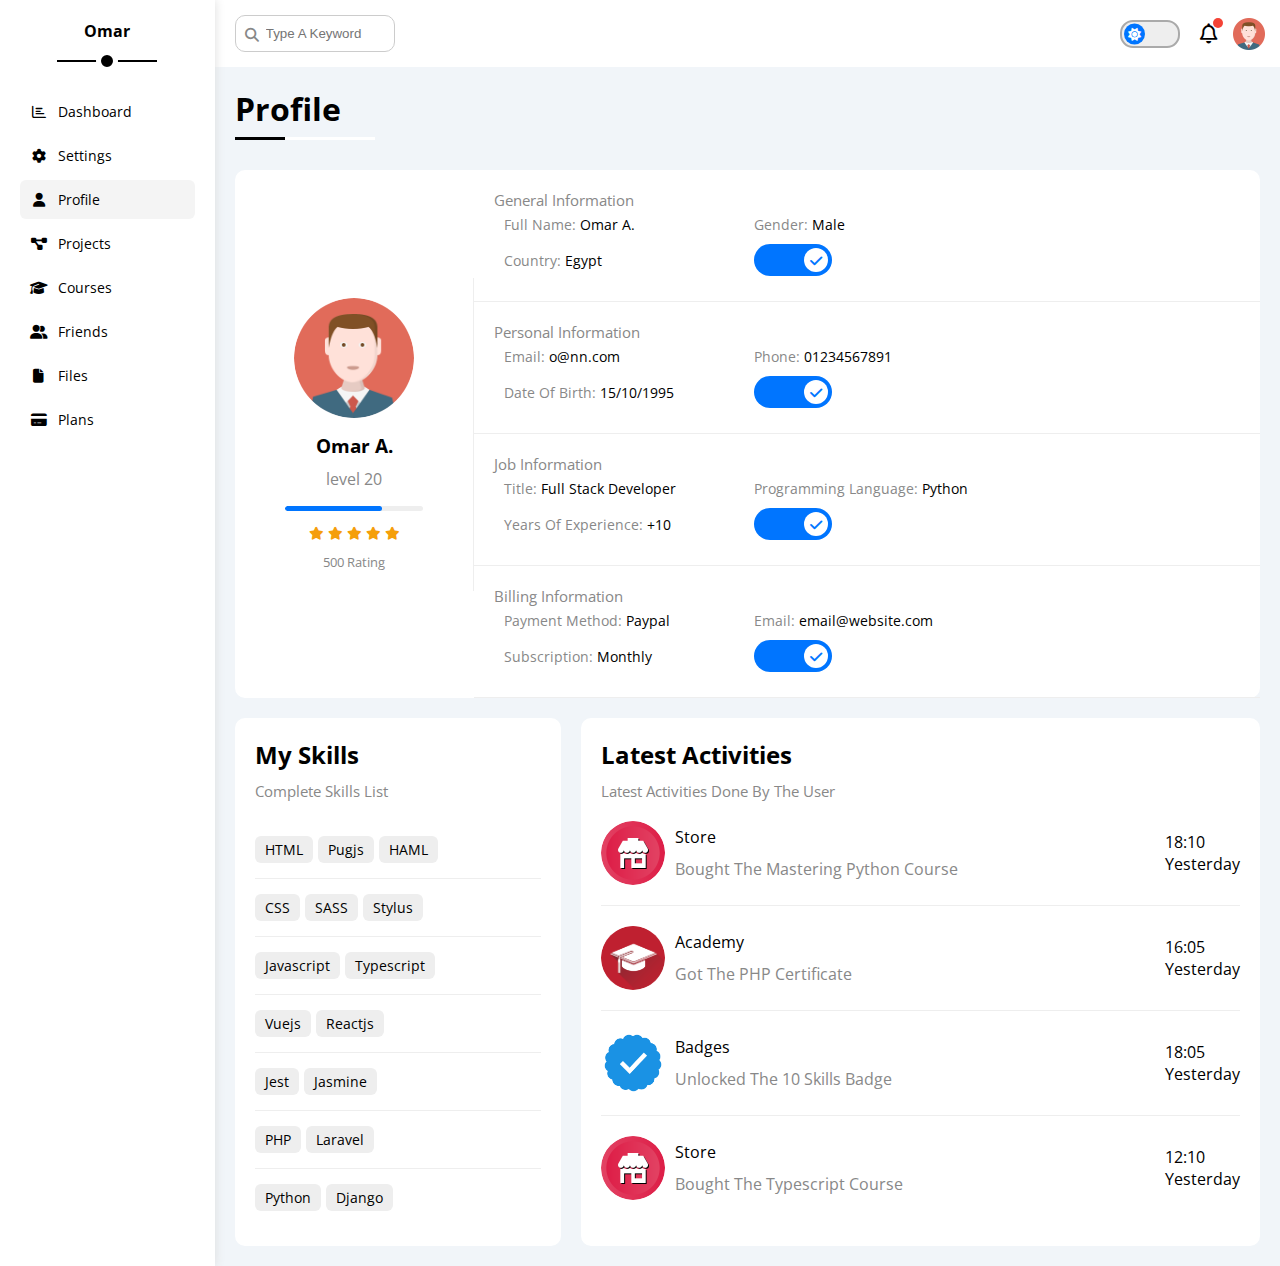
<file: pages/profile.html>
<!DOCTYPE html>
<html lang="en">
<head>
  <meta charset="UTF-8">
  <meta name="viewport" content="width=device-width, initial-scale=1.0">
  <link rel="icon" type="image/webp" href="../images/icon.webp">
  <title>Profile</title>
  
  <!--css-->
  <link href="../styles/all.min.css" rel="stylesheet">
  <link href="../styles/framework.css" rel="stylesheet">
  <link href="../styles/master.css" rel="stylesheet">

  <!--google fonts-->
  <link rel="preconnect" href="https://fonts.googleapis.com">
  <link rel="preconnect" href="https://fonts.gstatic.com" crossorigin>
  <link href="https://fonts.googleapis.com/css2?family=Open+Sans:ital,wght@0,300..800;1,300..800&display=swap" rel="stylesheet">
  
  
</head>
<body>
  <div class="page d-flex">

    <div class="sidebar bg-white p-20 p-relative">
      <h3 class="p-relative mt-0 txt-c">Omar</h3>
      <ul>
        <li>
          <a class="d-flex align-center fs-14 c-black rad-6 p-10" href="../index.html">
            <i class="fa-regular fa-chart-bar fa-fw"></i>
            <span class="hide-mobile">Dashboard</span>
          </a>
        </li>

        <li>
          <a class="d-flex align-center fs-14 c-black rad-6 p-10" href="settings.html">
            <i class="fa-solid fa-gear fa-fw"></i>
            <span class="hide-mobile">Settings</span>
          </a>
        </li>

        <li>
          <a class="active d-flex align-center fs-14 c-black rad-6 p-10" href="profile.html">
            <i class="fa-solid fa-user fa-fw"></i>
            <span class="hide-mobile">Profile</span>
          </a>
        </li>

        <li>
          <a class="d-flex align-center fs-14 c-black rad-6 p-10" href="projects.html">
            <i class="fa-solid fa-diagram-project fa-fw"></i>
            <span class="hide-mobile">Projects</span>
          </a>
        </li>

        <li>
          <a class="d-flex align-center fs-14 c-black rad-6 p-10" href="courses.html">
            <i class="fa-solid fa-graduation-cap fa-fw"></i>
            <span class="hide-mobile">Courses</span>
          </a>
        </li>

        <li>
          <a class="d-flex align-center fs-14 c-black rad-6 p-10" href="friends.html">
            <i class="fa-solid fa-user-group fa-fw"></i>
            <span class="hide-mobile">Friends</span>
          </a>
        </li>

        <li>
          <a class="d-flex align-center fs-14 c-black rad-6 p-10" href="files.html">
            <i class="fa-solid fa-file fa-fw"></i>
            <span class="hide-mobile">Files</span>
          </a>
        </li>

        <li>
          <a class="d-flex align-center fs-14 c-black rad-6 p-10" href="plans.html">
            <i class="fa-solid fa-credit-card fa-fw"></i>
            <span class="hide-mobile">Plans</span>
          </a>
        </li>
      </ul>
    </div>
    
    <div class="content w-full">

      <!-- start head  -->
      <div class="head p-15 bg-white between-flex">
        <div class="search p-relative">
          <input class="p-10 " type="search" placeholder="Type A Keyword">
        </div>

        <div class="icons d-flex align-center">
          <div class="dark-light-btn">
            <span></span>
          </div>
          <span class="notification p-relative">
            <i class="fa-regular fa-bell fa-lg"></i>
          </span>
          <img src="../images/avatar.png" alt="avatar image">
        </div>
      </div>
      <!-- end head  -->


      <h1 class="p-relative">Profile</h1>

      <div class="profile-page m-20">

        <div class="overview bg-white rad-10 d-flex align-center">
          <div class="avatar-box txt-c p-20">
            <img class="rad-half mb-10" src="../images/avatar.png" alt="">
            <h3 class="m-0">Omar A.</h3>
            <p class="c-grey mt-10">level 20</p>
            <div class="level rad-6 bg-eee p-relative ">
              <span style="width: 70%;"></span>
            </div>
            <div class="rating mt-10 mb-10">
              <i class="fa-solid fa-star c-orange fs-13"></i>
              <i class="fa-solid fa-star c-orange fs-13"></i>
              <i class="fa-solid fa-star c-orange fs-13"></i>
              <i class="fa-solid fa-star c-orange fs-13"></i>
              <i class="fa-solid fa-star c-orange fs-13"></i>
            </div>
            <p class="c-grey m-0 fs-13">500 Rating</p>
          </div>

          <div class="info-box w-full">
            <!-- Start info Row  -->
            <div class="box p-20 d-flex align-center">
              <h4 class="c-grey fs-15 m-0 w-full">General Information</h4>
              
              <div class="fs-14">
                <span class="c-grey">Full Name:</span>
                <span>Omar A.</span>
              </div>

              <div class="fs-14">
                <span class="c-grey">Gender:</span>
                <span>Male</span>
              </div>

              <div class="fs-14">
                <span class="c-grey">Country:</span>
                <span>Egypt</span>
              </div>

              <div class="fs-14">
                <label>
                  <input class="toggle-checkbox " type="checkbox" checked>
                  <div class="toggle-switch"></div>
                </label>
              </div>

            </div>
            <!-- End Info Row -->

            <!-- Start info Row  -->
            <div class="box p-20 d-flex align-center">
              <h4 class="c-grey fs-15 m-0 w-full">Personal Information</h4>
              
              <div class="fs-14">
                <span class="c-grey">Email:</span>
                <span>o@nn.com</span>
              </div>

              <div class="fs-14">
                <span class="c-grey">Phone:</span>
                <span>01234567891</span>
              </div>

              <div class="fs-14">
                <span class="c-grey">Date Of Birth:</span>
                <span>15/10/1995</span>
              </div>

              <div class="fs-14">
                <label>
                  <input class="toggle-checkbox " type="checkbox" checked>
                  <div class="toggle-switch"></div>
                </label>
              </div>

            </div>
            <!-- End Info Row -->

            <!-- Start info Row  -->
            <div class="box p-20 d-flex align-center">
              <h4 class="c-grey fs-15 m-0 w-full">Job Information</h4>
              
              <div class="fs-14">
                <span class="c-grey">Title:</span>
                <span>Full Stack Developer</span>
              </div>

              <div class="fs-14">
                <span class="c-grey">Programming Language:</span>
                <span>Python</span>
              </div>

              <div class="fs-14">
                <span class="c-grey">Years Of Experience:</span>
                <span>+10</span>
              </div>

              <div class="fs-14">
                <label>
                  <input class="toggle-checkbox " type="checkbox" checked>
                  <div class="toggle-switch"></div>
                </label>
              </div>

            </div>
            <!-- End Info Row -->

            <!-- Start info Row  -->
            <div class="box p-20 d-flex align-center">
              <h4 class="c-grey fs-15 m-0 w-full">Billing Information</h4>
              
              <div class="fs-14">
                <span class="c-grey">Payment Method:</span>
                <span>Paypal</span>
              </div>

              <div class="fs-14">
                <span class="c-grey">Email:</span>
                <span>email@website.com</span>
              </div>

              <div class="fs-14">
                <span class="c-grey">Subscription:</span>
                <span>Monthly</span>
              </div>

              <div class="fs-14">
                <label>
                  <input class="toggle-checkbox " type="checkbox" checked>
                  <div class="toggle-switch"></div>
                </label>
              </div>

            </div>
            <!-- End Info Row -->
          </div>
        </div>

        <div class="other-data d-flex gap-20">
          <div class="skills-card p-20 bg-white rad-10 mt-20">
            <h2 class="mt-0 mb-10">My Skills</h2>
            <p class="mt-0 mb-20 c-grey fs-15">Complete Skills List</p>

            <ul class="m-0 txt-c-mobile">
              <li><span>HTML</span><span>Pugjs</span><span>HAML</span></li>
              <li><span>CSS</span><span>SASS</span><span>Stylus</span></li>
              <li><span>Javascript</span><span>Typescript</span></li>
              <li><span>Vuejs</span><span>Reactjs</span></li>
              <li><span>Jest</span><span>Jasmine</span></li>
              <li><span>PHP</span><span>Laravel</span></li>
              <li><span>Python</span><span>Django</span></li>
            </ul>
          </div>

          <div class="activities p-20 bg-white rad-10 mt-20">
            <h2 class="mt-0 mb-10">Latest Activities</h2>
            <p class="mt-0 mb-20 c-grey fs-15">Latest Activities Done By The User</p>

            <div class="activity d-flex align-center txt-c-mobile">
              <img src="../images/activity-01.png" alt="">
              <div class="info">
                <span class="d-block mb-10">Store</span>
                <span class="c-grey">Bought The Mastering Python Course</span>
              </div>
              <div class="date">
                <span class="d-block">18:10</span>
                <span>Yesterday</span>
              </div>
            </div>

            <div class="activity d-flex align-center txt-c-mobile">
              <img src="../images/activity-02.png" alt="">
              <div class="info">
                <span class="d-block mb-10">Academy</span>
                <span class="c-grey">Got The PHP Certificate</span>
              </div>
              <div class="date">
                <span class="d-block">16:05</span>
                <span>Yesterday</span>
              </div>
            </div>

            <div class="activity d-flex align-center txt-c-mobile">
              <img src="../images/activity-03.png" alt="">
              <div class="info">
                <span class="d-block mb-10">Badges</span>
                <span class="c-grey">Unlocked The 10 Skills Badge</span>
              </div>
              <div class="date">
                <span class="d-block">18:05</span>
                <span>Yesterday</span>
              </div>
            </div>

            <div class="activity d-flex align-center txt-c-mobile">
              <img src="../images/activity-01.png" alt="">
              <div class="info">
                <span class="d-block mb-10">Store</span>
                <span class="c-grey">Bought The Typescript Course</span>
              </div>
              <div class="date">
                <span class="d-block">12:10</span>
                <span>Yesterday</span>
              </div>
            </div>

          </div>
        </div>
      </div>
    </div>
  </div>
  
  <script src="../scripts/data/darkmode.js" type="module"></script>
</body>
</html>
</file>
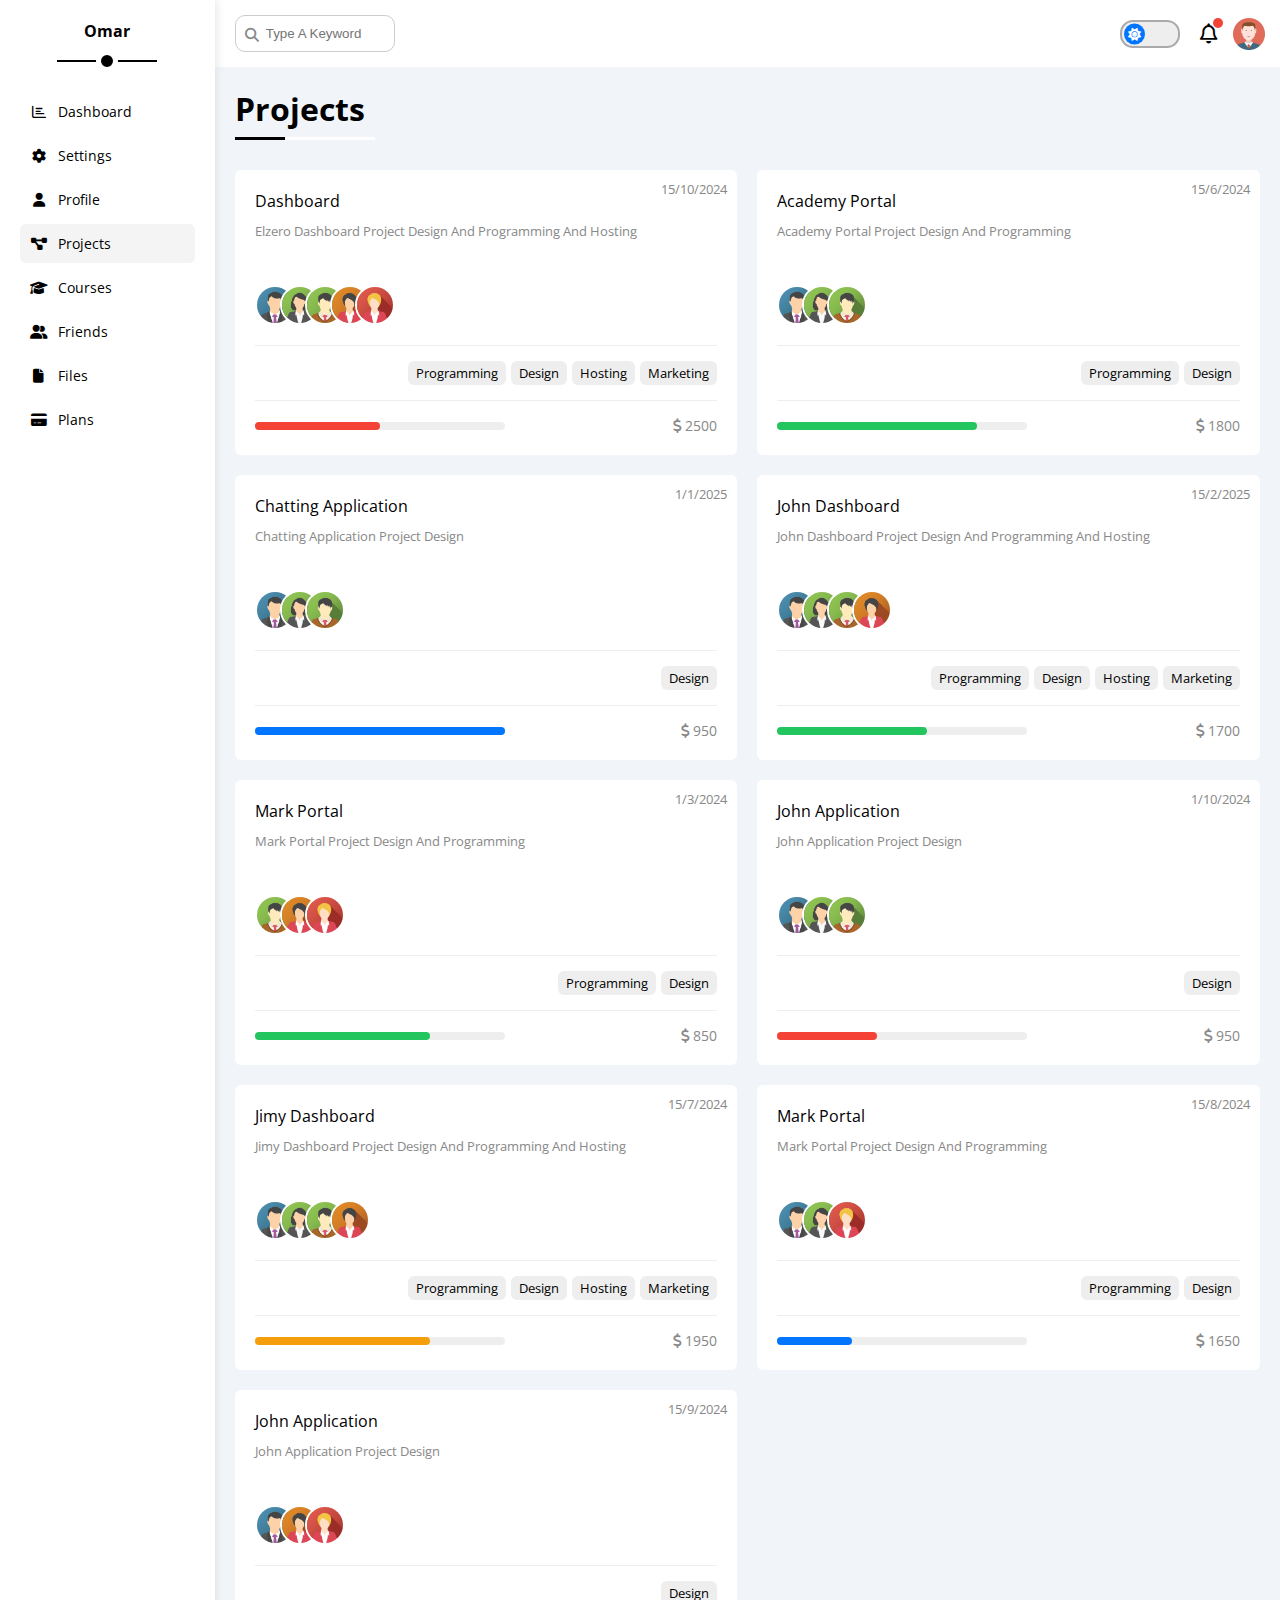
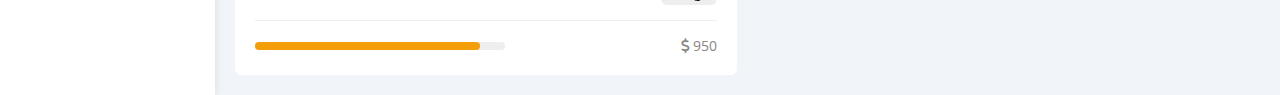
<file: pages/projects.html>
<!DOCTYPE html>
<html lang="en">
<head>
  <meta charset="UTF-8">
  <meta name="viewport" content="width=device-width, initial-scale=1.0">
  <link rel="icon" type="image/webp" href="../images/icon.webp">
  <title>Projects</title>
  
  <!--css-->
  <link href="../styles/all.min.css" rel="stylesheet">
  <link href="../styles/framework.css" rel="stylesheet">
  <link href="../styles/master.css" rel="stylesheet">

  <!--google fonts-->
  <link rel="preconnect" href="https://fonts.googleapis.com">
  <link rel="preconnect" href="https://fonts.gstatic.com" crossorigin>
  <link href="https://fonts.googleapis.com/css2?family=Open+Sans:ital,wght@0,300..800;1,300..800&display=swap" rel="stylesheet">
  
  
</head>
<body>
  <div class="page d-flex">

    <div class="sidebar bg-white p-20 p-relative">
      <h3 class="p-relative mt-0 txt-c">Omar</h3>
      <ul>
        <li>
          <a class="d-flex align-center fs-14 c-black rad-6 p-10" href="../index.html">
            <i class="fa-regular fa-chart-bar fa-fw"></i>
            <span class="hide-mobile">Dashboard</span>
          </a>
        </li>

        <li>
          <a class="d-flex align-center fs-14 c-black rad-6 p-10" href="settings.html">
            <i class="fa-solid fa-gear fa-fw"></i>
            <span class="hide-mobile">Settings</span>
          </a>
        </li>

        <li>
          <a class="d-flex align-center fs-14 c-black rad-6 p-10" href="profile.html">
            <i class="fa-solid fa-user fa-fw"></i>
            <span class="hide-mobile">Profile</span>
          </a>
        </li>

        <li>
          <a class="active d-flex align-center fs-14 c-black rad-6 p-10" href="projects.html">
            <i class="fa-solid fa-diagram-project fa-fw"></i>
            <span class="hide-mobile">Projects</span>
          </a>
        </li>

        <li>
          <a class="d-flex align-center fs-14 c-black rad-6 p-10" href="courses.html">
            <i class="fa-solid fa-graduation-cap fa-fw"></i>
            <span class="hide-mobile">Courses</span>
          </a>
        </li>

        <li>
          <a class="d-flex align-center fs-14 c-black rad-6 p-10" href="friends.html">
            <i class="fa-solid fa-user-group fa-fw"></i>
            <span class="hide-mobile">Friends</span>
          </a>
        </li>

        <li>
          <a class="d-flex align-center fs-14 c-black rad-6 p-10" href="files.html">
            <i class="fa-solid fa-file fa-fw"></i>
            <span class="hide-mobile">Files</span>
          </a>
        </li>

        <li>
          <a class="d-flex align-center fs-14 c-black rad-6 p-10" href="plans.html">
            <i class="fa-solid fa-credit-card fa-fw"></i>
            <span class="hide-mobile">Plans</span>
          </a>
        </li>
      </ul>
    </div>
    
    <div class="content w-full">

      <!-- start head  -->
      <div class="head p-15 bg-white between-flex">
        <div class="search p-relative">
          <input class="p-10 " type="search" placeholder="Type A Keyword">
        </div>

        <div class="icons d-flex align-center">
          <div class="dark-light-btn">
            <span></span>
          </div>
          <span class="notification p-relative">
            <i class="fa-regular fa-bell fa-lg"></i>
          </span>
          <img src="../images/avatar.png" alt="avatar image">
        </div>
      </div>
      <!-- end head  -->


      <h1 class="p-relative">Projects</h1>

      <div class="projects-page d-grid m-20 gap-20">

        <div class="project bg-white p-20 rad-6 p-relative">
          <span class="date fs-13 c-grey">15/10/2024</span>
          <h4 class="m-0">Dashboard</h4>
          <p class="c-grey mt-10 mb-10 fs-13">Elzero Dashboard Project Design And Programming And Hosting</p>
          <div class="team">
            <a href="#"><img src="../images/team-01.png" alt=""></a>
            <a href="#"><img src="../images/team-02.png" alt=""></a>
            <a href="#"><img src="../images/team-03.png" alt=""></a>
            <a href="#"><img src="../images/team-04.png" alt=""></a>
            <a href="#"><img src="../images/team-05.png" alt=""></a>
          </div>
          <div class="techs d-flex">
            <span class="fs-13 rad-6 bg-eee">Programming</span>
            <span class="fs-13 rad-6 bg-eee">Design</span>
            <span class="fs-13 rad-6 bg-eee">Hosting</span>
            <span class="fs-13 rad-6 bg-eee">Marketing</span>
          </div>
          <div class="info between-flex">
            <div class="prog bg-eee">
              <span class="bg-red" style="width: 50%;"></span>
            </div>

            <div class="fs-14 c-grey">
              <i class="fa-solid fa-dollar-sign"></i>
              2500
            </div>
          </div>
        </div>

        <div class="project bg-white p-20 rad-6 p-relative">
          <span class="date fs-13 c-grey">15/6/2024</span>
          <h4 class="m-0">Academy Portal</h4>
          <p class="c-grey mt-10 mb-10 fs-13">Academy Portal Project Design And Programming</p>
          <div class="team">
            <a href="#"><img src="../images/team-01.png" alt=""></a>
            <a href="#"><img src="../images/team-02.png" alt=""></a>
            <a href="#"><img src="../images/team-03.png" alt=""></a>
          </div>
          <div class="techs d-flex">
            <span class="fs-13 rad-6 bg-eee">Programming</span>
            <span class="fs-13 rad-6 bg-eee">Design</span>
          </div>
          <div class="info between-flex">
            <div class="prog bg-eee">
              <span class="bg-green" style="width: 80%;"></span>
            </div>

            <div class="fs-14 c-grey">
              <i class="fa-solid fa-dollar-sign"></i>
              1800
            </div>
          </div>
        </div>

        <div class="project bg-white p-20 rad-6 p-relative">
          <span class="date fs-13 c-grey">1/1/2025</span>
          <h4 class="m-0">Chatting Application</h4>
          <p class="c-grey mt-10 mb-10 fs-13">Chatting Application Project Design</p>
          <div class="team">
            <a href="#"><img src="../images/team-01.png" alt=""></a>
            <a href="#"><img src="../images/team-02.png" alt=""></a>
            <a href="#"><img src="../images/team-03.png" alt=""></a>
          </div>
          <div class="techs d-flex">
            <span class="fs-13 rad-6 bg-eee">Design</span>
          </div>
          <div class="info between-flex">
            <div class="prog bg-eee">
              <span class="bg-blue" style="width: 100%;"></span>
            </div>

            <div class="fs-14 c-grey">
              <i class="fa-solid fa-dollar-sign"></i>
              950
            </div>
          </div>
        </div>

        <div class="project bg-white p-20 rad-6 p-relative">
          <span class="date fs-13 c-grey">15/2/2025</span>
          <h4 class="m-0">John Dashboard</h4>
          <p class="c-grey mt-10 mb-10 fs-13">John Dashboard Project Design And Programming And Hosting</p>
          <div class="team">
            <a href="#"><img src="../images/team-01.png" alt=""></a>
            <a href="#"><img src="../images/team-02.png" alt=""></a>
            <a href="#"><img src="../images/team-03.png" alt=""></a>
            <a href="#"><img src="../images/team-04.png" alt=""></a>
          </div>
          <div class="techs d-flex">
            <span class="fs-13 rad-6 bg-eee">Programming</span>
            <span class="fs-13 rad-6 bg-eee">Design</span>
            <span class="fs-13 rad-6 bg-eee">Hosting</span>
            <span class="fs-13 rad-6 bg-eee">Marketing</span>
          </div>
          <div class="info between-flex">
            <div class="prog bg-eee">
              <span class="bg-green" style="width: 60%;"></span>
            </div>

            <div class="fs-14 c-grey">
              <i class="fa-solid fa-dollar-sign"></i>
              1700
            </div>
          </div>
        </div>

        <div class="project bg-white p-20 rad-6 p-relative">
          <span class="date fs-13 c-grey">1/3/2024</span>
          <h4 class="m-0">Mark Portal</h4>
          <p class="c-grey mt-10 mb-10 fs-13">Mark Portal Project Design And Programming</p>
          <div class="team">
            <a href="#"><img src="../images/team-03.png" alt=""></a>
            <a href="#"><img src="../images/team-04.png" alt=""></a>
            <a href="#"><img src="../images/team-05.png" alt=""></a>
          </div>
          <div class="techs d-flex">
            <span class="fs-13 rad-6 bg-eee">Programming</span>
            <span class="fs-13 rad-6 bg-eee">Design</span>
          </div>
          <div class="info between-flex">
            <div class="prog bg-eee">
              <span class="bg-green" style="width: 70%;"></span>
            </div>

            <div class="fs-14 c-grey">
              <i class="fa-solid fa-dollar-sign"></i>
              850
            </div>
          </div>
        </div>

        <div class="project bg-white p-20 rad-6 p-relative">
          <span class="date fs-13 c-grey">1/10/2024</span>
          <h4 class="m-0">John Application</h4>
          <p class="c-grey mt-10 mb-10 fs-13">John Application Project Design</p>
          <div class="team">
            <a href="#"><img src="../images/team-01.png" alt=""></a>
            <a href="#"><img src="../images/team-02.png" alt=""></a>
            <a href="#"><img src="../images/team-03.png" alt=""></a>
          </div>
          <div class="techs d-flex">
            <span class="fs-13 rad-6 bg-eee">Design</span>
          </div>
          <div class="info between-flex">
            <div class="prog bg-eee">
              <span class="bg-red" style="width: 40%;"></span>
            </div>

            <div class="fs-14 c-grey">
              <i class="fa-solid fa-dollar-sign"></i>
              950
            </div>
          </div>
        </div>

        <div class="project bg-white p-20 rad-6 p-relative">
          <span class="date fs-13 c-grey">15/7/2024</span>
          <h4 class="m-0">Jimy Dashboard</h4>
          <p class="c-grey mt-10 mb-10 fs-13">Jimy Dashboard Project Design And Programming And Hosting</p>
          <div class="team">
            <a href="#"><img src="../images/team-01.png" alt=""></a>
            <a href="#"><img src="../images/team-02.png" alt=""></a>
            <a href="#"><img src="../images/team-03.png" alt=""></a>
            <a href="#"><img src="../images/team-04.png" alt=""></a>
          </div>
          <div class="techs d-flex">
            <span class="fs-13 rad-6 bg-eee">Programming</span>
            <span class="fs-13 rad-6 bg-eee">Design</span>
            <span class="fs-13 rad-6 bg-eee">Hosting</span>
            <span class="fs-13 rad-6 bg-eee">Marketing</span>
          </div>
          <div class="info between-flex">
            <div class="prog bg-eee">
              <span class="bg-orange" style="width: 70%;"></span>
            </div>

            <div class="fs-14 c-grey">
              <i class="fa-solid fa-dollar-sign"></i>
              1950
            </div>
          </div>
        </div>

        <div class="project bg-white p-20 rad-6 p-relative">
          <span class="date fs-13 c-grey">15/8/2024</span>
          <h4 class="m-0">Mark Portal</h4>
          <p class="c-grey mt-10 mb-10 fs-13">Mark Portal Project Design And Programming</p>
          <div class="team">
            <a href="#"><img src="../images/team-01.png" alt=""></a>
            <a href="#"><img src="../images/team-02.png" alt=""></a>
            <a href="#"><img src="../images/team-05.png" alt=""></a>
          </div>
          <div class="techs d-flex">
            <span class="fs-13 rad-6 bg-eee">Programming</span>
            <span class="fs-13 rad-6 bg-eee">Design</span>
          </div>
          <div class="info between-flex">
            <div class="prog bg-eee">
              <span class="bg-blue" style="width: 30%;"></span>
            </div>

            <div class="fs-14 c-grey">
              <i class="fa-solid fa-dollar-sign"></i>
              1650
            </div>
          </div>
        </div>

        <div class="project bg-white p-20 rad-6 p-relative">
          <span class="date fs-13 c-grey">15/9/2024</span>
          <h4 class="m-0">John Application</h4>
          <p class="c-grey mt-10 mb-10 fs-13">John Application Project Design</p>
          <div class="team">
            <a href="#"><img src="../images/team-01.png" alt=""></a>
            <a href="#"><img src="../images/team-04.png" alt=""></a>
            <a href="#"><img src="../images/team-05.png" alt=""></a>
          </div>
          <div class="techs d-flex">
            <span class="fs-13 rad-6 bg-eee">Design</span>
          </div>
          <div class="info between-flex">
            <div class="prog bg-eee">
              <span class="bg-orange" style="width: 90%;"></span>
            </div>

            <div class="fs-14 c-grey">
              <i class="fa-solid fa-dollar-sign"></i>
              950
            </div>
          </div>
        </div>

      </div>

    </div>
  </div>

  <script src="../scripts/data/darkmode.js" type="module"></script>
</body>
</html>
</file>
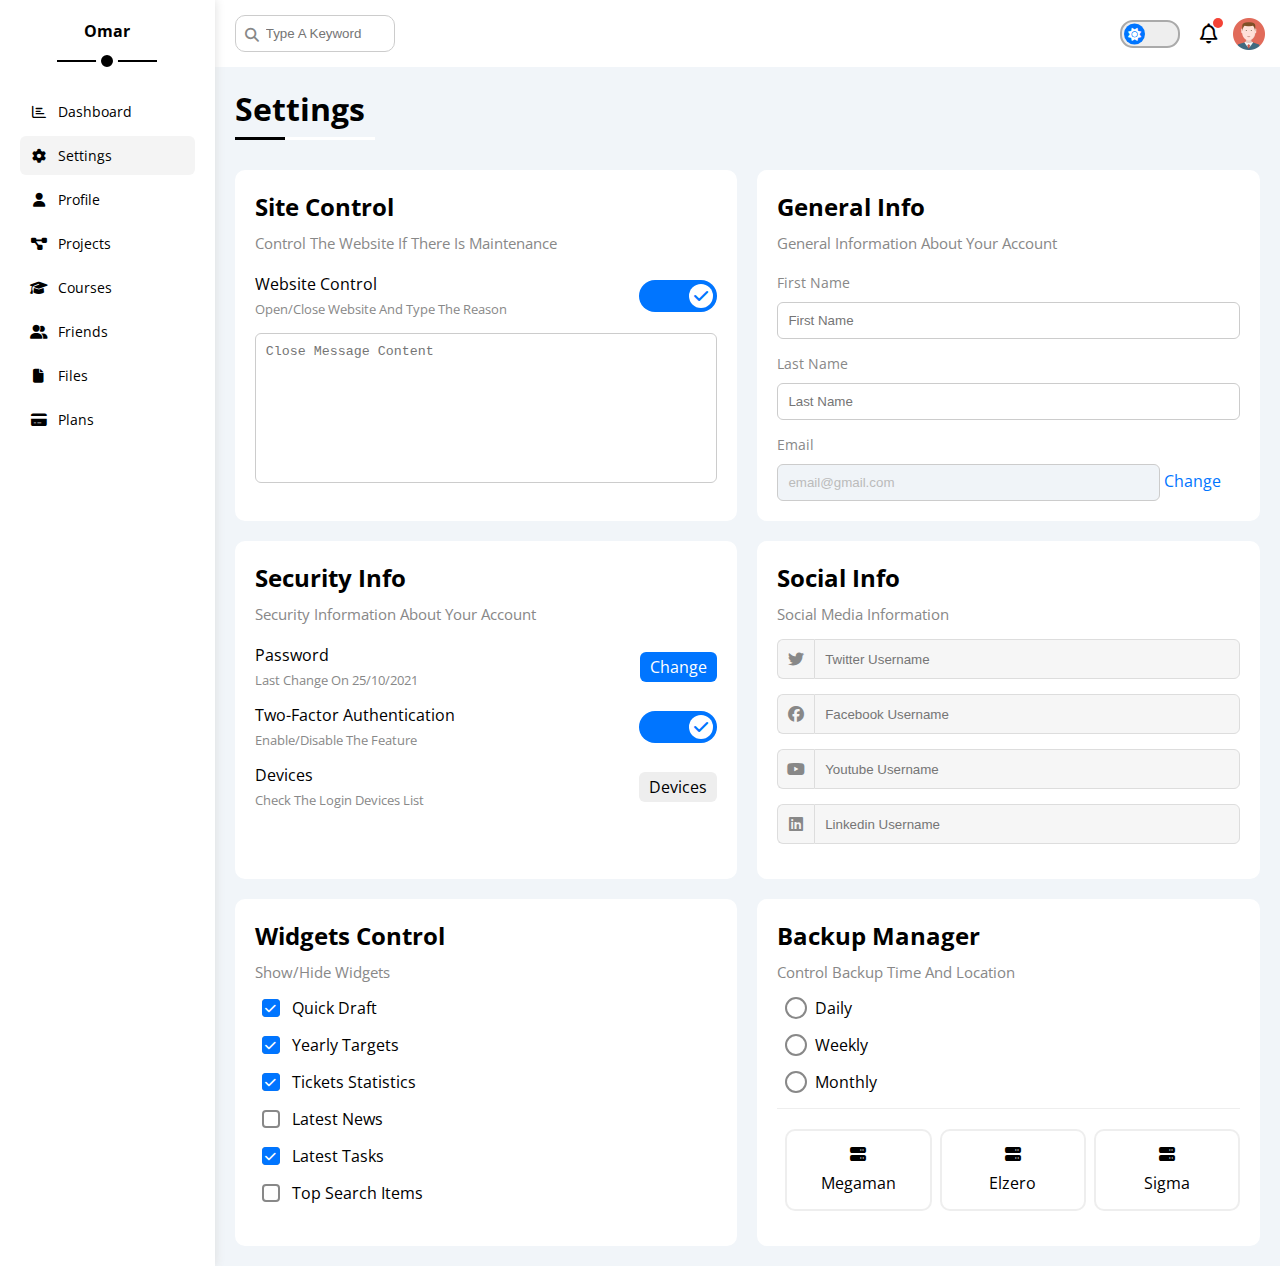
<file: pages/settings.html>
<!DOCTYPE html>
<html lang="en">
<head>
  <meta charset="UTF-8">
  <meta name="viewport" content="width=device-width, initial-scale=1.0">
  <link rel="icon" type="image/webp" href="../images/icon.webp">
  <title>Settings</title>
  
  <!--css-->
  <link href="../styles/all.min.css" rel="stylesheet">
  <link href="../styles/framework.css" rel="stylesheet">
  <link href="../styles/master.css" rel="stylesheet">

  <!--google fonts-->
  <link rel="preconnect" href="https://fonts.googleapis.com">
  <link rel="preconnect" href="https://fonts.gstatic.com" crossorigin>
  <link href="https://fonts.googleapis.com/css2?family=Open+Sans:ital,wght@0,300..800;1,300..800&display=swap" rel="stylesheet">
  
  
</head>
<body>
  <div class="page d-flex">

    <div class="sidebar bg-white p-20 p-relative">
      <h3 class="p-relative mt-0 txt-c">Omar</h3>
      <ul>
        <li>
          <a class="d-flex align-center fs-14 c-black rad-6 p-10" href="../index.html">
            <i class="fa-regular fa-chart-bar fa-fw"></i>
            <span class="hide-mobile">Dashboard</span>
          </a>
        </li>

        <li>
          <a class="active d-flex align-center fs-14 c-black rad-6 p-10" href="settings.html">
            <i class="fa-solid fa-gear fa-fw"></i>
            <span class="hide-mobile">Settings</span>
          </a>
        </li>

        <li>
          <a class="d-flex align-center fs-14 c-black rad-6 p-10" href="profile.html">
            <i class="fa-solid fa-user fa-fw"></i>
            <span class="hide-mobile">Profile</span>
          </a>
        </li>

        <li>
          <a class="d-flex align-center fs-14 c-black rad-6 p-10" href="projects.html">
            <i class="fa-solid fa-diagram-project fa-fw"></i>
            <span class="hide-mobile">Projects</span>
          </a>
        </li>

        <li>
          <a class="d-flex align-center fs-14 c-black rad-6 p-10" href="courses.html">
            <i class="fa-solid fa-graduation-cap fa-fw"></i>
            <span class="hide-mobile">Courses</span>
          </a>
        </li>

        <li>
          <a class="d-flex align-center fs-14 c-black rad-6 p-10" href="friends.html">
            <i class="fa-solid fa-user-group fa-fw"></i>
            <span class="hide-mobile">Friends</span>
          </a>
        </li>

        <li>
          <a class="d-flex align-center fs-14 c-black rad-6 p-10" href="files.html">
            <i class="fa-solid fa-file fa-fw"></i>
            <span class="hide-mobile">Files</span>
          </a>
        </li>

        <li>
          <a class="d-flex align-center fs-14 c-black rad-6 p-10" href="plans.html">
            <i class="fa-solid fa-credit-card fa-fw"></i>
            <span class="hide-mobile">Plans</span>
          </a>
        </li>
      </ul>
    </div>
    
    <div class="content w-full">

      <!-- start head  -->
      <div class="head p-15 bg-white between-flex">
        <div class="search p-relative">
          <input class="p-10 " type="search" placeholder="Type A Keyword">
        </div>

        <div class="icons d-flex align-center">
          <div class="dark-light-btn">
            <span></span>
          </div>
          <span class="notification p-relative">
            <i class="fa-regular fa-bell fa-lg"></i>
          </span>
          <img src="../images/avatar.png" alt="avatar image">
        </div>
      </div>
      <!-- end head  -->


      <h1 class="p-relative">Settings</h1>
      <!-- start wrapper  -->
      <div class="settings-page d-grid gap-20 m-20 ">

        <!-- start settings box -->
        <div class="p-20 bg-white rad-10">
          <h2 class="mt-0 mb-10">Site Control</h2>
          <p class="mt-0 mb-20 c-grey fs-15">Control The Website If There Is Maintenance</p>

          <div class="mb-15 between-flex">
            <div>
              <span>Website Control</span>
              <p class="c-grey fs-13 mt-5 mb-0">Open/Close Website And Type The Reason</p>
            </div>

            <div>
              <label>
                <input class="toggle-checkbox " type="checkbox" checked>
                <div class="toggle-switch"></div>
              </label>
            </div>
          </div>

          <textarea placeholder="Close Message Content" class="close-message b-none p-10 rad-6 d-block w-full"></textarea>
        </div>
        <!-- end setings box -->


        <!-- start general info box -->
        <div class="p-20 bg-white rad-10">
          <h2 class="mt-0 mb-10">General Info</h2>
          <p class="mt-0 mb-20 c-grey fs-15">General Information About Your Account</p>

          <div class="mb-15">
            <label class="fs-14 c-grey d-block mb-10" for="first">First Name</label>
            <input type="text" id="first" placeholder="First Name" class="inp b-ccc p-10 rad-6 d-block w-full">
          </div>

          <div class="mb-15">
            <label class="fs-14 c-grey d-block mb-10" for="last">Last Name</label>
            <input type="text" id="last" placeholder="Last Name" class="inp b-ccc p-10 rad-6 d-block w-full">
          </div>

          <div>
            <label class="fs-14 c-grey d-block mb-10" for="email">Email</label>
            <input type="email" id="email" value="email@gmail.com" disabled class="email inp b-ccc p-10 rad-6 d-block w-full">
            <a class="c-blue" href="#">Change</a>
          </div>
        </div>
        <!-- end general info box -->

        <!-- start security info box -->
        <div class="p-20 bg-white rad-10">
          <h2 class="mt-0 mb-10">Security Info</h2>
          <p class="mt-0 mb-20 c-grey fs-15">Security Information About Your Account</p>

          <div class="sec-box mb-15 between-flex">
            <div>
              <span>Password</span>
              <p class="c-grey mt-5 mb-0 fs-13">Last Change On 25/10/2021</p>
            </div>
            <a class="button bg-blue c-white btn-shape" href="#">Change</a>
          </div>



          <div class="sec-box mb-15 between-flex">
            <div>
              <span>Two-Factor Authentication</span>
              <p class="c-grey mt-5 mb-0 fs-13">Enable/Disable The Feature</p>
            </div>

            <label>
              <input class="toggle-checkbox " type="checkbox" checked>
              <div class="toggle-switch"></div>
            </label>
          </div>



          <div class="sec-box mb-15 between-flex">
            <div>
              <span>Devices</span>
              <p class="c-grey mt-5 mb-0 fs-13">Check The Login Devices List</p>
            </div>
            <a class="bg-eee c-black btn-shape" href="#">Devices</a>
          </div>

        </div>
        <!-- end security info box -->
        <!-- start social info  -->
        <div class="social-boxes p-20 bg-white rad-10">
          <h2 class='mt-0 mb-10' mb-10>Social Info</h2>
          <p class="fs-15 c-grey mt-0">Social Media Information</p>

          <div class="d-flex align-center mb-15">
            <i class="fa-brands fa-twitter center-flex c-grey"></i>
            <input type="text" placeholder="Twitter Username" class="w-full">
          </div>

          <div class="d-flex align-center mb-15">
            <i class="fa-brands fa-facebook center-flex c-grey"></i>
            <input type="text" placeholder="Facebook Username" class="w-full">
          </div>

          <div class="d-flex align-center mb-15">
            <i class="fa-brands fa-youtube center-flex c-grey"></i>
            <input type="text" placeholder="Youtube Username" class="w-full">
          </div>

          <div class="d-flex align-center mb-15">
            <i class="fa-brands fa-linkedin center-flex c-grey"></i>
            <input type="text" placeholder="Linkedin Username" class="w-full">
          </div>

        </div>
        <!-- end social info  -->

        <!-- start widget control info  -->
        <div class="widgets-control p-20 bg-white rad-10">
          <h2 class='mt-0 mb-10' mb-10>Widgets Control</h2>
          <p class="fs-15 c-grey mt-0">Show/Hide Widgets</p>

          <div class="control d-flex align-center mb-15">
            <input type="checkbox" id="one" checked>
            <label for="one">Quick Draft</label>
          </div>

          <div class="control d-flex align-center mb-15">
            <input type="checkbox" id="two" checked>
            <label for="two">Yearly Targets</label>
          </div>

          <div class="control d-flex align-center mb-15">
            <input type="checkbox" id="three" checked>
            <label for="three">Tickets Statistics</label>
          </div>

          <div class="control d-flex align-center mb-15">
            <input type="checkbox" id="four">
            <label for="four">Latest News</label>
          </div>

          <div class="control d-flex align-center mb-15">
            <input type="checkbox" id="five" checked>
            <label for="five">Latest Tasks</label>
          </div>

          <div class="control d-flex align-center mb-15">
            <input type="checkbox" id="six">
            <label for="six">Top Search Items</label>
          </div>

        </div>
        <!-- end widget control info  -->

        <!-- start backup control  -->
        <div class="backup-control p-20 bg-white rad-10">
          <h2 class='mt-0 mb-10' mb-10>Backup Manager</h2>
          <p class="fs-15 c-grey mt-0">Control Backup Time And Location</p>

          <div class="date d-flex align-center mb-15">
            <input type="radio" name="time" id="daily">
            <label for="daily">Daily</label>
          </div>

          <div class="date d-flex align-center mb-15">
            <input type="radio" name="time" id="weekly">
            <label for="weekly">Weekly</label>
          </div>

          <div class="date d-flex align-center mb-15">
            <input type="radio" name="time" id="monthly">
            <label for="monthly">Monthly</label>
          </div>

          <div class="servers d-flex align-center txt-c">

            <input type="radio" name="servers" id="server-one">
            <div class="server mb-15 rad-10 w-full">
              <label class="d-block m-15" for="server-one">
                <i class="fa-solid fa-server d-block mb-10"></i>
                Megaman
              </label>
            </div>

            <input type="radio" name="servers" id="server-two">
            <div class="server mb-15 rad-10 w-full">
              <label class="d-block m-15" for="server-two">
                <i class="fa-solid fa-server d-block mb-10"></i>
                Elzero
              </label>
            </div>

            <input type="radio" name="servers" id="server-three">
            <div class="server mb-15 rad-10 w-full">
              <label class="d-block m-15" for="server-three">
                <i class="fa-solid fa-server d-block mb-10"></i>
                Sigma
              </label>
            </div>

          </div>

        </div>
        <!-- end backup control -->
      </div>
      <!-- end wrapper  -->
    </div>
  </div>

  <script src="../scripts/data/darkmode.js" type="module"></script>
</body>
</html>
</file>
<file: styles/framework.css>
@import url('https://fonts.googleapis.com/css2?family=Open+Sans:ital,wght@0,300..800;1,300..800&display=swap');

:root{
  --blue-color: #0075ff;
  --blue-alt-color: #0d69d5;
  --orange-color: #f59e0b;
  --green-color: #22c55e;
  --red-color: #f44336;
  --grey-color: #888;
}

.dark-mode .active{
  background-color: #555;
}

.active{
  background-color: #f4f4f4;
}

/* start box */
.d-flex{
  display:flex;
}

.align-center{
  align-items:center;
}

.space-between{
  justify-content: space-between;
}

.f-wrap{
  flex-wrap: wrap;
}

.d-grid{
  display: grid;
}

.gap-20{
  gap: 20px;
}

.d-block{
  display: block;
}
/* end box */


/* start padding + margin */
.p-10{
  padding: 10px;
}

.p-15{
  padding: 15px;
}

.p-20{
  padding:20px;
}

.pt{
  padding-top: 10px;
}

.pt-15{
  padding-top: 15px;
}

.pt-20{
  padding-top: 20px;
}
.pb-10{
  padding-bottom: 10px;
}

.pb-15{
  padding-bottom: 15px;
}

.pb-20{
  padding-bottom: 20px;
}

.pl-15{
  padding-left: 15px;
}

.m-0{
  margin: 0;
}

.m-10{
  margin: 10px;
}

.m-15{
  margin: 15px;
}

.m-20{
  margin:20px;
}

.mt-0{
  margin-top: 0;
}

.mt-5{
  margin-top: 5px;
}

.mt-10{
  margin-top: 10px;
}

.mt-15{
  margin-top: 15px;
}

.mt-20{
  margin-top: 20px;
}

.mt-25{
  margin-top: 25px;
}

.mr-10{
  margin-right: 10px;
}

.mr-15{
  margin-right: 15px;
}

.mb-0{
  margin-bottom: 0;
}

.mb-5{
  margin-bottom: 5px;
}

.mb-10{
  margin-bottom: 10px;
}

.mb-15{
  margin-bottom: 15px;
}

.mb-20{
  margin-bottom: 20px;
}

.m-auto{
  margin: auto;
}

.w-full{
  width: 100%;
}

.w-fit{
  width: fit-content;
}

.w-100{
  width: 100px;
}

.h-full{
  height: 100%;
}

.h-100{
  height: 100px;
}
/* end padding + margin */

/* start color  */
.dark-mode .bg-white{
  background-color: #333;
}

.bg-white{
  background-color: white;
}

.dark-mode .bg-eee{
  background-color: #666;
}

.bg-eee{
  background-color: #eee;
}

.bg-blue{
  background-color: var(--blue-color);
}

.bg-orange{
  background-color: var(--orange-color);
}

.bg-green{
  background-color: var(--green-color);
}

.bg-red{
  background-color: var(--red-color);
}

.bg-grey{
  background-color: var(--grey-color);
}

.bg-444{
  background-color: #444;
}

.dark-mode .c-black{
  color: white;
}

.c-black{
  color: black;
}

.dark-mode .c-grey{
  color: #aaa;
}

.c-grey{
  color: var(--grey-color);
}

.dark-mode .c-white{
  color: black;
}

.c-white{
  color: white;
}

.c-blue{
  color: var(--blue-color);
}

.c-orange{
  color: var(--orange-color);
}

.c-green{
  color: var(--green-color);
}

.c-red{
  color: var(--red-color);
}
/* end color  */

/* start position  */
.p-relative{
  position: relative;
}

.p-absolute{
  position: absolute;
}
/* end position  */

/* start font */
.txt-c{
  text-align: center;
}

.fs-13{
  font-size: 13px;
}

.fs-14{
  font-size: 14px;
}

.fs-15{
  font-size: 15px;
}

.fs-25{
  font-size: 25px;
}

.fw-bold{
  font-weight: bold;
}
/* end font  */

/* start border */
.rad-6{
  border-radius: 6px;
}

.rad-10{
  border-radius: 10px;
}

.rad-half{
  border-radius: 50%;
}

.b-none{
  border: none;
}

.b-ccc{
  border: 1px solid #ccc;
}

.b-eee{
  border: 1px solid #eee;
}

.bt-eee{
  border-bottom:1px solid #eee ;
}
/* end border */
/* start components  */
.center-flex{
  display: flex;
  align-items: center;
  justify-content: center;
}

.between-flex{
  display: flex;
  align-items: center;
  justify-content: space-between;
}


.btn-shape{
  padding: 4px 10px;
  border-radius: 6px;
}
/* end components  */


@media (max-width:767px){
  .hide-mobile{
    display: none;
  }

  .txt-c-mobile{
    text-align: center;
  }

  .block-mobile{
    display: block;
  }
}
</file>
<file: styles/master.css>
@import url('https://fonts.googleapis.com/css2?family=Open+Sans:ital,wght@0,300..800;1,300..800&display=swap');

:root{
  --blue-color: #0075ff;
  --blue-alt-color: #0d69d5;
  --orange-color: #f59e0b;
  --green-color: #22c55e;
  --red-color: #f44336;
  --grey-color: #888;
  --white-color: #fff;
  --dark-mode: #333;
  --scrollbar-bg: #fff;
}

html{
  scroll-behavior: smooth;
}

*{
  box-sizing: border-box;
}

body{
  margin: 0;
  font-family: "Open Sans", sans-serif;
}

.dark-mode{
  color: white;
  background-color: #333;
  --scrollbar-bg: #333;
}

*:focus{
  outline:none;
}

a{
  text-decoration: none;
}

::-webkit-scrollbar{
  width: 15px;
}

::-webkit-scrollbar-track{
  background-color: var(--scrollbar-bg);
}

::-webkit-scrollbar-thumb{
  background-color: var(--blue-color);
}

::-webkit-scrollbar-thumb:hover{
  background-color: var(--blue-alt-color);
}

ul{
  list-style: none;
  padding: 0;
}
.page{
  min-height: 100vh;
  background-color: #f1f5f9;
}

/* start sidebar  */
.sidebar{
  width: 250px;
  box-shadow: 0 0 10px #ddd;
}

.dark-mode .sidebar{
  box-shadow: 0 0 10px var(--dark-mode);
}

.sidebar > h3{
  margin-bottom: 50px;
  font-size:16px ;
}

@media (min-width: 768px){
    .sidebar > h3::before,
    .sidebar > h3::after{
      content: '';
      background-color:black;
      position: absolute;
      left: 50%;
      transform: translateX(-50%);
    }

    .dark-mode .sidebar > h3::before,
    .dark-mode .sidebar > h3::after{
      background-color: white;
    }

    .sidebar > h3::before{
      width: 100px;
      height: 2px;
      bottom: -20px;
    }

    .sidebar > h3::after{
      border-radius: 50%;
      width :12px;
      height: 12px;
      bottom: -30px;
      border: 5px solid white;
    }
    .dark-mode .sidebar > h3::after{
      border-color: #333;
    }
}

.sidebar ul li a{
  transition: 0.3s;
  margin-bottom: 5px;
}

.sidebar ul li a:hover,
.sidebar ul li a:active{
  background-color: #f4f4f4;
}

.dark-mode .sidebar ul li a:hover,
.dark-mode .sidebar ul li a:active{
  background-color: #555;
}

.sidebar ul li a span{
  font-size: 14px;
  margin-left: 10px;
}

@media (max-width:767px){
  .sidebar{
    width: 60px;
    padding: 10px;
  }

  .sidebar > h3{
    font-size: 13px;
    margin-bottom: 15px;
  }
}
/* end sidebar  */

/* start content  */
.content{
  overflow: hidden;
}

.dark-mode .head .search input{
  background-color: #555;
  caret-color: white;
}

.head .search::before{
  font-family: var(--fa-style-family-classic);
  content: '\f002';
  font-weight: 900;
  font-size: 14px;
  color: var(--grey-color);
  position: absolute;
  left: 15px;
  top: 50%;
  transform: translateY(-50%);

}

.head .search input{
  border: 1px solid #ccc;
  border-radius: 10px;
  margin-left: 5px;
  padding-left: 30px;
  width: 160px;
  transition: width 0.3s;
}

.head .search input:focus{
  width: 200px;
  border-color: var(--blue-alt-color);
}

.head .search input:focus::placeholder{
  opacity: 0;
}

.head .icons .dark-light-btn{
  width: 60px;
  min-height: 28px;
  border: 2px solid #aaa;
  border-radius: 13px;
  margin-right: 20px;
  background-color: #eee;
  padding: 2px;
  position: relative;
  transition: 0.3s;
}

.dark-mode .head .icons .dark-light-btn{
  background-color: #555;
}

.head .icons .dark-light-btn span{
  position: absolute;
  display: flex;
  align-items: center;
  justify-content: center;
  top: 50%;
  transform: translateY(-50%);
  left: 2px;
  font-size: 13px;
  background-color: var(--blue-color);
  padding: 4px;
  color: white;
  border-radius: 50%;
  transition: 0.3s;
  width: 21px;
  height: 21px;
}

.head .icons .dark-light-btn span::before{
  font-family: var(--fa-style-family-classic);
  content: '\f185';
  font-weight: 900;
}

.dark-mode .head .icons .dark-light-btn span{
  left: 32px;
  background-color: #888;
}

.dark-mode .head .icons .dark-light-btn span::before{
  content: '\f186';
}

.dark-mode .notification{
  color: white;
}

.head .icons .notification::before{
  content: '';
  width: 10px;
  height: 10px;
  border-radius: 50%;
  background-color: var(--red-color);
  position: absolute;
  top: -5px;
  right: -5px;
}

.head .icons img{
  width: 32px;
  height: 32px;
  margin-left: 15px;
}

.dark-mode .content{
  background-color: #555;
}

.content h1{
  margin: 20px 20px 40px;
}

.dark-mode .content h1{
  color: white;
}

.content h1::before,
.content h1::after{
  content: '';
  height: 3px;
  position: absolute;
  bottom: -10px;
  left: 0;
}

.content h1::before{
  background-color: white;
  width: 140px;
}

.content h1::after{
  background-color: black;
  width: 50px;
}


.wrapper{
  grid-template-columns: repeat( auto-fill , minmax(450px, 1fr));
  margin-left: 20px;
  margin-right: 20px;
}



@media (max-width: 767px){
  .wrapper{
    grid-template-columns: minmax(200px, 1fr);
    margin-left: 10px;
    margin-right: 10px;
    gap: 10px;
  } 
}
/* end content  */

/* start welcome wedgit */
.welcome{
  overflow: hidden;
}

.welcome .intro img{
  width: 220px;
  margin-bottom: -10px;
}

.welcome .avatar{
  width: 64px;
  height: 64px;
  border: 2px solid white;
  border-radius: 50%;
  padding: 2px;
  box-shadow: 0 0 5px #ddd;
  margin-left: 20px;
  margin-top: -32px;
}

.dark-mode .welcome .avatar{
  border-color: #222;
  /* box-shadow: 0 0; */
}

.welcome .body{
  border-top: 1px solid #eee;
  border-bottom: 1px solid #eee;
}

.welcome .body > div{
  flex: 1;
}

.welcome .visit{
  margin: 0 15px 15px auto;
  transition: 0.3s;
  cursor: pointer;
}

.dark-mode .welcome .visit{
  color: white;
}

.welcome .visit:hover{
  background-color: var(--blue-alt-color);
}

@media (max-width:767px) {
  .welcome .intro{
    padding-bottom: 30px;
  }

  .welcome .avatar{
    margin-left: 0;
  }

  .welcome .body > div:not(:last-child){
    margin-bottom: 20px;
  }
}
/* end welcome wedgit */

/* start quick draft  */
.quick-draft form textarea{
  resize: none;
  min-width: 180px;
  min-height: 180px;
}

.quick-draft .save{
  margin-left: auto;
  transition: 0.3s;
  cursor: pointer;
}

.dark-mode .quick-draft .save{
  color: white;
}

.quick-draft .save:hover{
  background-color: var(--blue-alt-color);
}
/* end quick draft */
/* start targets*/
.targets .target-row .icon{
  width: 80px;
  height: 80px;
  margin-right: 15px;
}

.targets .details{
  flex: 1;
}

.targets .details .progress{
  height: 4px;
}

.targets .details .progress > span{
  position: absolute;
  left: 0;
  top: 0;
  height: 100%;
}

.targets .details .progress > span span{
  position: absolute;
  bottom: 16px;
  right: -16px;
  color: white;
  padding: 2px 5px;
  border-radius: 6px;
  font-size: 12px;
}

.targets .details .progress > span span::after{
  content: '';
  border: 5px solid transparent;
  position: absolute;
  bottom: -10px;
  left: 50%;
  transform: translateX(-50%);
}

.targets .details .progress > .blue span::after{
  border-top-color: var(--blue-color);
}

.targets .details .progress > .orange span::after{
  border-top-color: var(--orange-color);
}

.targets .details .progress > .green span::after{
  border-top-color: var(--green-color);
}


.blue .icon,
.blue .progress{
  background-color: rgb(0 117 255 / 20%);
}

.orange .icon,
.orange .progress{
  background-color: rgb(245 158 11 / 20%);
}

.green .icon,
.green .progress{
  background-color: rgb(34 197 94 / 20%);
}
/* end targets  */
/* start tickets */
.tickets .box{
  border: 1px solid #ccc;
  width: calc(50% - 10px);
}

@media (max-width : 767px){
  .tickets .box{
    width: 100%;
  }
}
/* end tickets */

/* start latest news */
.latest-news .news-row:not(:last-of-type){
  margin-bottom: 20px;
  padding-bottom: 20px;
  border-bottom:1px solid #eee;
} 


.latest-news .news-row img{
  width: 100px;
  border-radius: 6px;
  margin-right: 15px;
}

.latest-news .info{
  flex-grow: 1;
}

.latest-news .info h3{
  margin: 0 0 5px;
  font-size: 16px;
}

@media (max-width : 767px){
  .latest-news .news-row{
    display: block;
  }

  .latest-news .news-row .label{
    margin: 10px auto;
    width: fit-content;
  }
}
/* end latest news */


/* start tasks */
.tasks .task-row:not(:last-of-type){
  margin-bottom: 15px;
  padding-bottom: 15px;
  border-bottom: 1px solid #eee;
}

.tasks .info{
  flex-grow: 1;
}

.tasks .done{
  opacity: 0.4s;
}

.tasks .done{
  text-decoration: line-through;
}

.tasks .delete{
  cursor: pointer;
  transition: 0.3s;
}

.tasks .delete:hover{
  color: var(--red-color);
}
/* end tasks */

/* start latest uploads */
.latest-uploads ul li:not(:last-child){
  border-bottom: 1px solid #eee;
}

.latest-uploads ul li img{
  width:40px;
  height:40px;

}

/* end latest uploads */

/* start last project */
.last-project ul::before{
  content: "";
  position: absolute;
  left: 11px;
  height: 100%;
  width: 2px;
  background-color: var(--blue-color);
}

.last-project ul li::before{
  content: "";
  border-radius: 50%;
  height: 20px;
  width: 20px;
  display: block;
  background-color: white;
  border: 2px solid white;
  outline: 2px solid var(--blue-color);
  margin-right: 15px;
  z-index: 1;
}

.last-project ul li.done::before{
  background-color: var(--blue-color);
}

.last-project ul li.current::before{
  animation: change-color 0.8s infinite alternate;
}

.last-project .launch-icon{
  position: absolute;
  width: 160px;
  right: 0;
  bottom: 0;
  opacity: 0.2;
}
/* end last project */

/* start reminders */
.reminders ul li .key{
  width: 15px;
  height: 15px;
}

.reminders ul li > .blue{
  border-left: 2px solid var(--blue-color);
}

.reminders ul li > .green{
  border-left: 2px solid var(--green-color);
}

.reminders ul li > .orange{
  border-left: 2px solid var(--orange-color);
}

.reminders ul li > .red{
  border-left: 2px solid var(--red-color);
}

/* end reminders */

/* start latest post  */
.latest-post .avatar{
  height: 48px;
  width: 48px;
}

.latest-post .post-content{
  text-transform: capitalize;
  line-height: 1.8;
  border-top: 1px solid #eee;
  border-bottom: 1px solid #eee;
  min-height: 140px;
}
/* end latest post  */

/* start social media  */
.social-media .box{
  padding-left: 70px;
}

.social-media .box i{
  position: absolute;
  left: 0;
  top: 0;
  width: 52px;
  transition: 0.3s;
}

.dark-mode .social-media .box i,
.dark-mode .social-media .box a{
  color: white;
}

.social-media .box i:hover{
  transform: rotate(8deg);
}

.social-media .twitter{
  color: #1da1f2;
  background-color: rgb(29 161 242 / 20%);
}

.social-media .twitter i,
.social-media .twitter a{
  background-color: #1da1f2;
}

.social-media .facebook{
  color: rgb(24, 118, 242);
  background-color: rgb(24 118 242 /20%);
}

.social-media .facebook i,
.social-media .facebook a{
  background-color: rgb(24, 118, 242);
}

.social-media .youtube{
  color: #ff0000;
  background-color: rgb(255 0 0 / 20%);
}

.social-media .youtube i,
.social-media .youtube a{
  background-color: #ff0000;
}

.social-media .linkedin{
  color: #0a66c2;
  background-color: rgb(10 102 194 / 20%);
}

.social-media .linkedin i,
.social-media .linkedin a{
  background-color: #0a66c2;
}
/* end social media  */

/* start projects table  */

.projects .responsive-table{
  overflow-x: auto;
}

.projects table{
  min-width: 1000px;
  border-spacing: 0;
}

.projects table thead td{
  background-color: #eee;
  font-weight: bold;
}

.dark-mode .projects table thead td{
  background-color: #555;
}

.projects table td{
  padding: 15px;
  transition: 0.3s;
}

.projects tbody td{
  border-bottom: 1px solid #eee;
  border-left: 1px solid #eee;
}

.projects tbody tr:hover td{
  background-color: #faf7f7;
}

.dark-mode .projects tbody tr:hover td{
  background-color: #555;
}

.projects tbody tr td:last-of-type{
  border-right: 1px solid #eee;
}

.projects table img{
  width: 32px;
  height: 32px;
  border-radius: 50%;
  padding: 2px;
  background-color: white;
}

.projects table img:not(:first-child){
  margin-left: -20px;
}

.projects table .label{
  font-size: 13px;
}

.dark-mode .projects table .label{
  color: white;
}
/* end projects table  */

/* start settings */
.settings-page{
  grid-template-columns: repeat(auto-fill , minmax(500px, 1fr));
}

@media (max-width: 767px){
  .settings-page{
    grid-template-columns: minmax(100px , 1fr);
    margin-left: 10px;
    margin-right: 10px;
    gap: 10px;
  }
  
}

.settings-page .close-message{
  border: 1px solid #ccc;
  resize: none;
  min-height: 150px;
}

.dark-mode .settings-page .close-message{
  background-color: #444;
  caret-color: white;
}



.settings-page .email{
  display: inline-flex;
  width: calc(100% - 80px);
}




.dark-mode .inp{
  background-color: #444 !important;
  caret-color: white !important;
}

.settings-page .social-boxes i{
  width: 40px;
  height: 40px;
  background-color: #f6f6f6;
  border: 1px solid #ddd;
  border-right: none;
  border-radius: 6px 0 0 6px;
  transition: 0.3s;
}

.dark-mode .settings-page .social-boxes i{
  background-color: #444;
}

.settings-page .social-boxes input{
  height: 40px;
  background-color: #f6f6f6;
  border: 1px solid #ddd;
  border-radius: 0 6px 6px 0;
  padding-left: 10px;
}

.dark-mode .settings-page .social-boxes input{
  background-color: #444;
  caret-color: white;
}

.settings-page .social-boxes > div:focus-within i{
  color: black;
} 

.widgets-control .control input[type='checkbox']{
  -webkit-appearance:none ;
  appearance: none;
}

.widgets-control .control label{
  padding-left: 30px;
  cursor: pointer;
  position: relative;
}

.widgets-control .control label::after,
.widgets-control .control label::before{
  position: absolute;
  left: 0;
  top: 50%;
  border-radius: 4px;
  margin-top: -9px;
}

.widgets-control .control label::before{
  content: '';
  width: 14px;
  height: 14px;
  border: 2px solid var(--grey-color);
} 

.widgets-control .control label::before:hover{
  border-color: var(--blue-alt-color);
}

.widgets-control .control label::after{
  font-family: var(--fa-style-family-classic);
  content: '\f00c';
  font-weight: 900;
  background-color: var(--blue-color);
  color: white;
  font-size: 12px;
  height: 18px;
  width: 18px;
  display: flex;
  align-items: center;
  justify-content: center;
  transform: scale(0) rotate(360deg);
  transition: 0.3s;
}

.widgets-control .control input[type='checkbox']:checked + label::after{
  transform: scale(1);
}


.backup-control input[type='radio']{
  -webkit-appearance:none ;
  appearance: none;
}

.backup-control .date label{
  padding-left: 30px;
  cursor: pointer;
  position: relative;
}

.backup-control .date label::before{
  content: '';
  position: absolute;
  top: 50%;
  left: 0;
  margin-top: -11px;
  width: 18px;
  height: 18px;
  border: 2px solid var(--grey-color);
  border-radius: 50%;
}

.backup-control .date label::after{
  content: '';
  position: absolute;
  top: 5px;
  left: 5px;
  width: 12px;
  height: 12px;
  background-color: var(--blue-color);
  border-radius: 50%;
  transition: 0.3s;
  transform: scale(0);
}

.backup-control .date input[type='radio']:checked + label::after{
  transform: scale(1);
}

.backup-control .date input[type='radio']:checked + label::before{
  border-color: var(--blue-alt-color);
}

.backup-control .servers{
  border-top: 1px solid #eee;
  padding-top: 20px;
}

@media (max-width: 480px){
  .backup-control .servers{
    flex-wrap: wrap;
  }
}

.backup-control .servers .server{
  border: 2px solid #eee;
  position: relative;
}

.backup-control .servers .server label{
  cursor: pointer;
}

.backup-control .servers input[type='radio']:checked + .server{
  border-color: var(--blue-color);
  color: var(--blue-color);
}

/* end settings */


/* start profile page  */
@media (max-width:767px){
  .profile-page .overview{
    flex-direction: column;
  }
}

.profile-page .avatar-box{
  width: 300px;

}

@media (min-width: 768px){
  .profile-page .avatar-box{
    border-right: 1px solid #eee;
  }
}

.profile-page .avatar-box > img{
  width: 120px;
  height: 120px;

}

.profile-page .avatar-box .level{
  height: 5px;
  overflow: hidden;
  margin: auto;
  width: 70%;

}

.profile-page .avatar-box .level span{
  position: absolute;
  left: 0;
  top: 0;
  height: 100%;
  background-color: var(--blue-color);
  border-radius: 6px;
}

.profile-page .info-box .box{
  flex-wrap: wrap;
  border-bottom: 1px solid #eee;
  transition: 0.3s;
}

.profile-page .info-box .box:hover{
  background-color: #f9f9f9;
}

.dark-mode .profile-page .info-box .box:hover{
  background-color: #454545;
}

.profile-page .info-box .box > div{
  padding: 5px 10px;
}

@media (min-width: 768px){
  .profile-page .info-box .box > div{
    min-width: 250px;
  }
}

.profile-page .info-box h4{
  font-weight: normal;
}


@media (max-width: 767px){
  .profile-page .other-data{
    flex-direction: column;
  }
}


.profile-page .skills-card{
  flex-grow: 1;
}

.profile-page .skills-card ul li{
  padding: 15px 0 10px;
}

.profile-page .skills-card ul li:not(:last-child){
  border-bottom: 1px solid #eee;
}

.profile-page .skills-card ul li span{
  display: inline-flex;
  padding: 4px 10px;
  background-color: #eee;
  border-radius: 6px;
  font-size: 14px;
  margin-bottom: 5px;
}

.dark-mode .profile-page .skills-card ul li span{
  background-color: #444;
}

.profile-page .skills-card ul li span:not(:last-child){
  margin-right: 5px;
}

.profile-page .activities{
  flex-grow: 2;
}

.profile-page .activity:not(:last-of-type){
  border-bottom: 1px solid #eee;
  padding-bottom: 20px;
  margin-bottom: 20px;
}

.profile-page .activities img{
  width: 64px;
  height: 64px;
  border-radius: 50%;
}

@media (min-width: 768px){
  .profile-page .activities .activity .date{
    margin-left: auto;
  }

  .profile-page .activities img{
    margin-right: 10px;
  }
}

@media (max-width: 767px){
  .profile-page .activities .activity{
    flex-direction: column;
  }

  .profile-page .activities .activity img{
    margin-bottom: 15px;
  }

  .profile-page .activities .activity .date{
    margin-top: 15px;
  }
}
/* end profile page  */

/* Start projects page  */
.projects-page{
  grid-template-columns: repeat(auto-fill, minmax(500px, 1fr));
}
@media (max-width: 767px){
  .projects-page{
    grid-template-columns: minmax(200px, 1fr);
    margin-left: 10px;
    margin-right: 10px;
    gap: 10px;
  }
}

.projects-page .project .date{
  position: absolute;
  top: 10px;
  right: 10px;
}

.projects-page .project h4{
  font-weight: normal;
}

.projects-page .project .team{
  position: relative;
  min-height: 80px;
}

.projects-page .project .team a{
  position: absolute;
  left: 0;
  bottom: 0;
}

.projects-page .project .team a:nth-child(2){
  left: 25px;
}

.projects-page .project .team a:nth-child(3){
  left: 50px;
}

.projects-page .project .team a:nth-child(4){
  left: 75px;
}

.projects-page .project .team a:nth-child(5){
  left: 100px;
}

.projects-page .project .team a:hover{
  z-index: 100;
}

.projects-page .project .team a img{
  width: 40px;
  height: 40px;
  border:2px solid white;
  border-radius: 50%;
}

.projects-page .project .techs{
  justify-content: flex-end;
  border-top: 1px solid #eee;
  padding-top: 15px;
  margin-top: 15px;
}

.projects-page .project .techs span{
  padding: 3px 8px;
  margin-left: 5px;
  width: fit-content;
}

@media (max-width: 767px){
  .projects-page .project .techs{
    flex-direction: column;
  }
  .projects-page .project .techs span:not(:last-child){
    margin-bottom: 10px;
  }
}

.projects-page .project .info{
  border-top: 1px solid #eee;
  margin-top: 15px;
  padding-top: 15px;
}

.projects-page .project .prog{
  height: 8px;
  width: 250px;
  position: relative;
  border-radius: 6px;
}

.projects-page .project .prog span{
  position: absolute;
  height: 100%;
  top: 0;
  left: 0;
  border-radius: 6px;
}

/* End projects page  */

/* Start courses page  */
.courses-page{
  grid-template-columns: repeat(auto-fill, minmax(300px, 1fr));
}

@media (max-width: 767px){
  .courses-page{
    grid-template-columns: minmax(200px, 1fr);
    margin-left: 10px;
    margin-right: 10px;
    gap: 10px;
  }
}

.courses-page .course{
  overflow: hidden;
}

.courses-page .course .cover{
  max-width: 100%;
  filter: grayscale(100%);
  transition: 0.5s;
}
.courses-page .course .cover:hover{
  filter: grayscale(0%);
}

.courses-page .course .instructor{
  position: absolute;
  width: 64px;
  height: 64px;
  border-radius: 50%;
  top: 20px;
  left: 20px;
  border: 2px solid white;
}

.courses-page .course .info{
  border-top: 1px solid #eee;
}

.courses-page .course .info .title{
  position: absolute;
  left: 50%;
  top: -13.5px;
  transform: translateX(-50%);
  font-size: 13px;
}
/* End courses page  */
/* Start friends page  */
.friends-page {
  grid-template-columns: repeat(auto-fill,minmax(300px, 1fr));
}
@media (max-width: 767px){
  .friends-page{
    grid-template-columns: minmax(200px, 1fr);
    gap: 10px;
    margin-left: 10px;
    margin-right: 10px;
  }
}

.friends-page .friend .contact{
  position: absolute;
  top: 10px;
  left: 10px;
}

.friends-page .friend .contact i{
  background-color: #eee;
  padding: 10px;
  border-radius: 50%;
  color: #666;
  font-size: 13px;
  cursor: pointer;
  transition: 0.3s;
}

.friends-page .friend .contact i:hover{
  background-color: var(--blue-color);
  color: white;
}

.friends-page .friend .icons{
  border-top: 1px solid #eee;
  border-bottom: 1px solid #eee;
  padding-top: 15px;
  padding-bottom: 15px;
  margin-top: 10px;
  margin-bottom: 15px;
}

.friends-page .friend .icons i{
  margin-right: 5px;
}

.friends-page .friend .icons .vip{
  position: absolute;
  right: 0;
  top: 50%;
  transform: translateY(-50%);
  font-size: 40px;
  opacity: 0.3;
}
/* End friends page  */
/* Start files page  */
.files-page{
  flex-direction: row-reverse;
  align-items: flex-start;
}

@media (max-width: 767px){
  .files-page{
    flex-direction: column;
    align-items: normal;
  }
}

.files-page .files-stats{
  min-width: 260px;
}

.files-page .files-stats .icon{
  width: 40px;
  height: 40px;
  margin-right: 10px;
}

.files-page .files-stats .size{
  margin-left: auto;
}

.files-page .files-stats .blue{
  background-color: rgb(0 117 255 / 20%);
}

.files-page .files-stats .red{
  background-color: rgb(244 67 54/20%);
}

.files-page .files-stats .green{
  background-color: rgb(34 197 94 / 20%);
}

.files-page .files-stats .orange{
  background-color: rgb(245 158 11 / 20%);
}

.files-page .files-stats .upload{
  margin: 15px auto 0;
  padding: 10px 15px;
}

.files-page .files-stats .upload:hover{
  background-color: var(--blue-alt-color);
}

.files-page .files-stats .upload:hover i{
  animation: go-up 0.8s infinite;
}

.files-page .files-content{
  flex: 1;
  grid-template-columns: repeat(auto-fill, minmax(200px, 1fr));
}

.files-page .files-content img{
  width: 64px;
  height: 64px;
  transition: 0.3s;
}

.files-page .files-content .file:hover img{
  transform: rotate(5deg);
}

.files-page .files-content .info{
  border-top: 1px solid #eee;
}

/* End files page  */
/* Start plans page  */
.plans-page{
  grid-template-columns: repeat(auto-fill, minmax(450px, 1fr));
}

@media (max-width: 767px){
  .plans-page{
    grid-template-columns: minmax(250px, 1fr);
    margin-left: 10px;
    margin-right: 10px;
    gap: 10px;
  }
}

.plans-page .plan .top{
  border: 3px solid white;
  outline: 3px solid transparent;
}

.plans-page .plan.green .top{
  outline-color: var(--green-color);
}

.plans-page .plan.blue .top{
  outline-color: var(--blue-color);
}

.plans-page .plan.orange .top{
  outline-color: var(--orange-color);
}

.plans-page .plan .price{
  position: relative;
  font-size: 40px;
  width: fit-content;
  margin: auto;
}

.plans-page .plan .price span{
  position: absolute;
  left: -20px;
  top: 0;
  font-size: 25px;
}

.plans-page .plan ul li{
  padding: 15px 0;
  display: flex;
  align-items: center;
  font-size: 15px;
  border-bottom: 1px solid #eee;
}

.plans-page .plan ul li .yes{
  color: var(--green-color);
}

.plans-page .plan ul li i:not(.yes, .help){
  color: var(--red-color);
}

.plans-page .plan ul li i:first-child{
  font-size: 18px;
  margin-right: 5px;
}

.plans-page .plan ul li .help{
  position: relative;
  color: var(--grey-color);
  margin-left: auto;
  cursor: pointer;
}

.plans-page .plan ul li .help:hover{
  color: #666;
}
/* End plans page  */
/* Start toggle box  */
.toggle-checkbox{
  -webkit-appearance:none ;
  appearance: none;
  display: none;
}

.toggle-switch{
  background-color: #ccc;
  width: 78px;
  height: 32px;
  border-radius: 16px;
  position: relative;
  transition: 0.3s;
  cursor: pointer;
}


.toggle-switch::before{
  font-family: var(--fa-style-family-classic);
  content: '\f00d';
  font-weight: 900;
  background-color: white;
  color: #aaa;
  width: 24px;
  height: 24px;
  position: absolute;
  border-radius: 50%;
  top: 4px;
  left: 4px;
  display: flex;
  justify-content: center;
  align-items: center;
  transition: 0.3s;
}

.toggle-checkbox:checked + .toggle-switch{
  background-color: var(--blue-color);
}

.toggle-checkbox:checked + .toggle-switch::before{
  left: 50px;
  color: var(--blue-color);
  content: '\f00c';
}

.settings-page :disabled{
  cursor: no-drop;
  background-color: #f0f4f8;
  color: #bbb;
}

@media (max-width: 767px){
  .toggle-switch{
    width: 70px;
    height: 20px;
  }

  .toggle-switch::before{
    width: 14px;
    height: 14px;
    top: 3px;
  }

  .toggle-checkbox:checked + .toggle-switch::before{
    left: 52px;
    width: 14px;
    height: 14px;
  }
}
/* End Toggle box  */

/* start animation */
@keyframes change-color{
  from{
    background-color: var(--blue-color);
  }
  to{
    background-color: white;
  }
}

@keyframes go-up{
  0% , 100%{
    transform: translateY(0);
  }
  50%{
    transform: translateY(-5px);
  }
}
/* end animation  */
</file>
